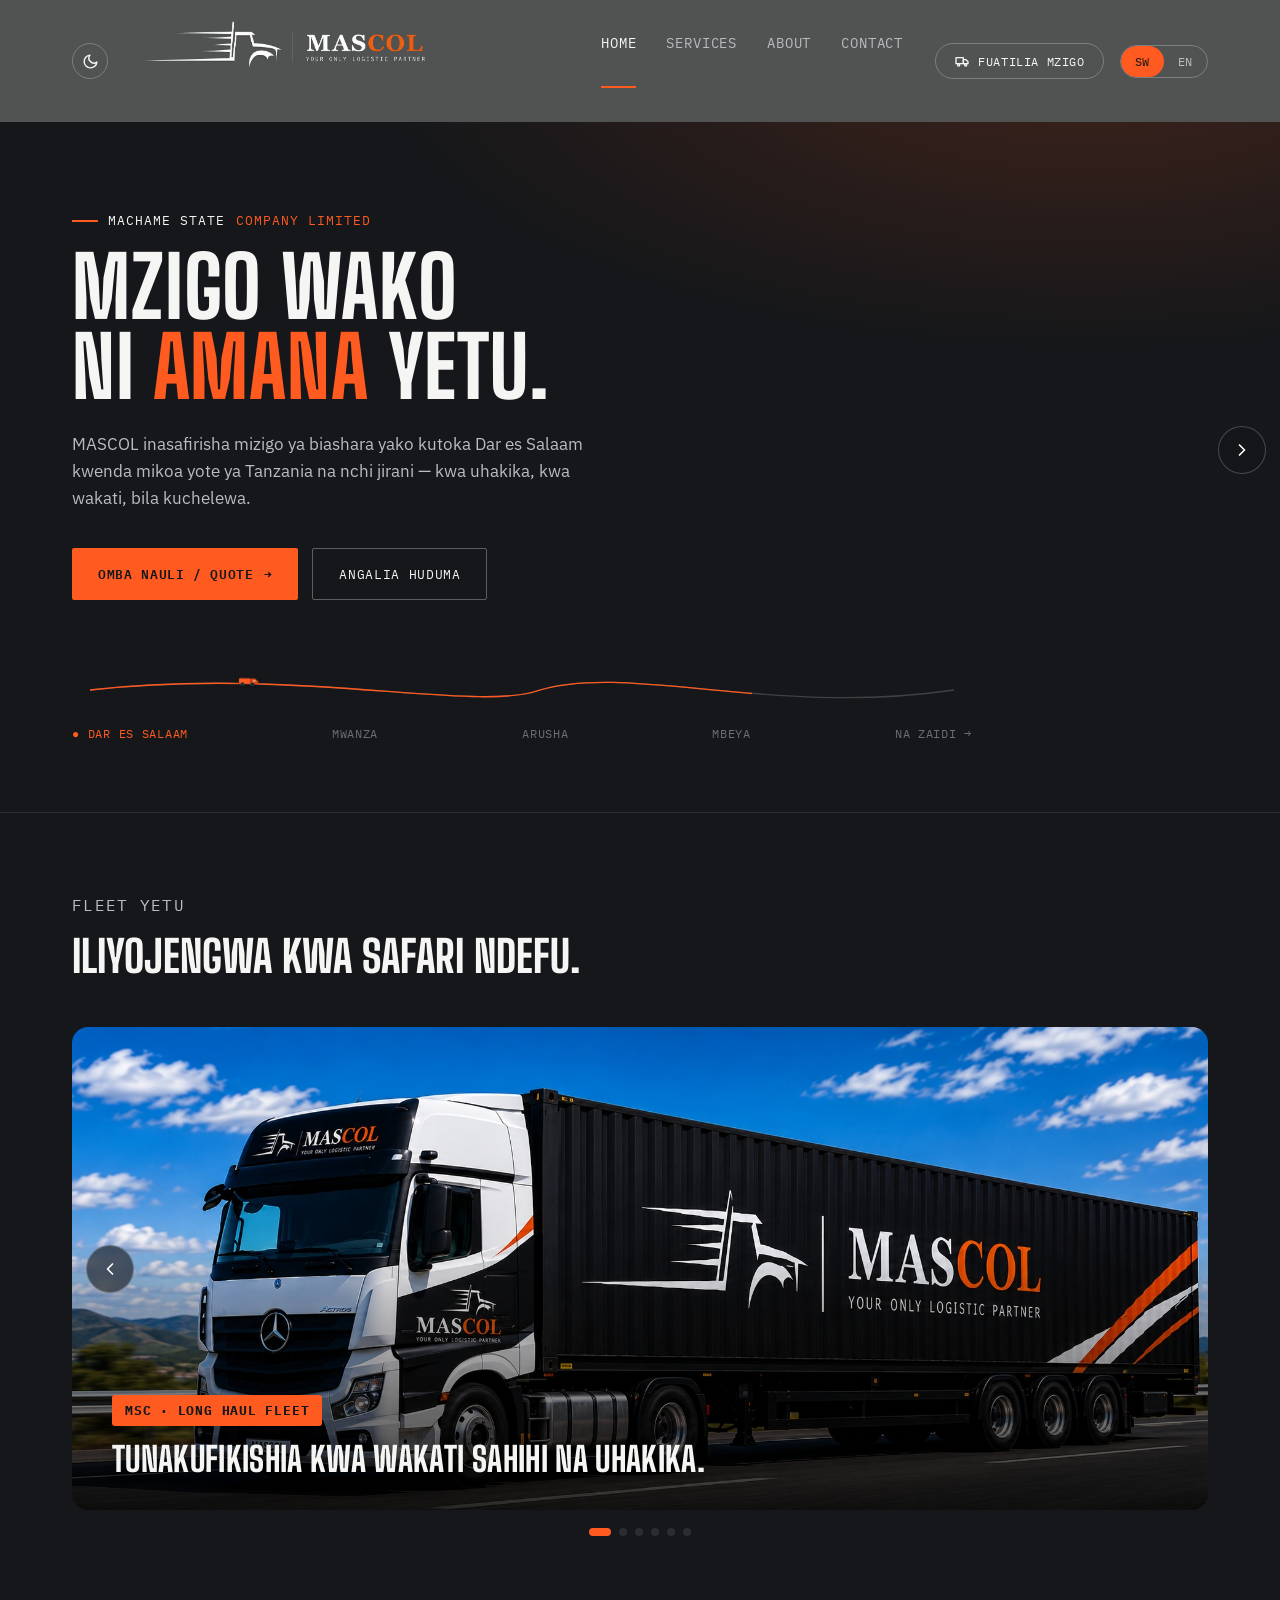
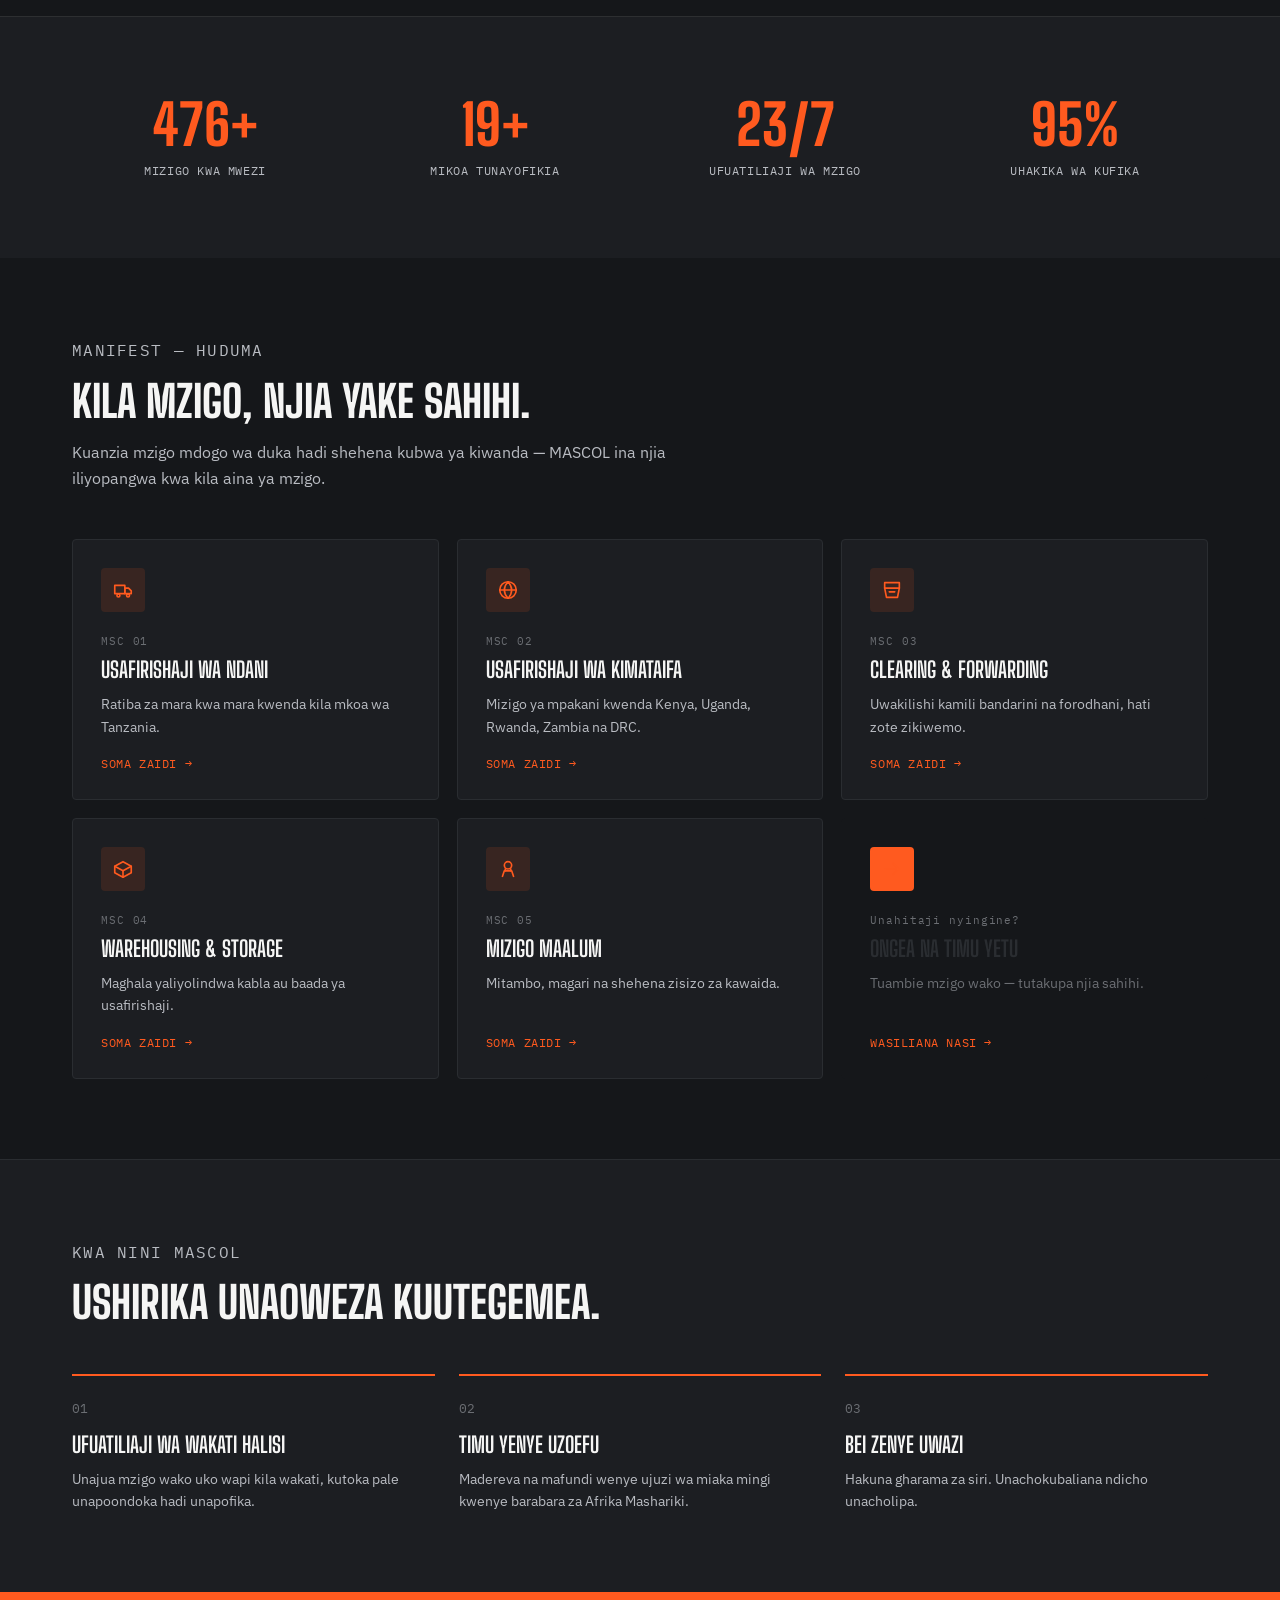
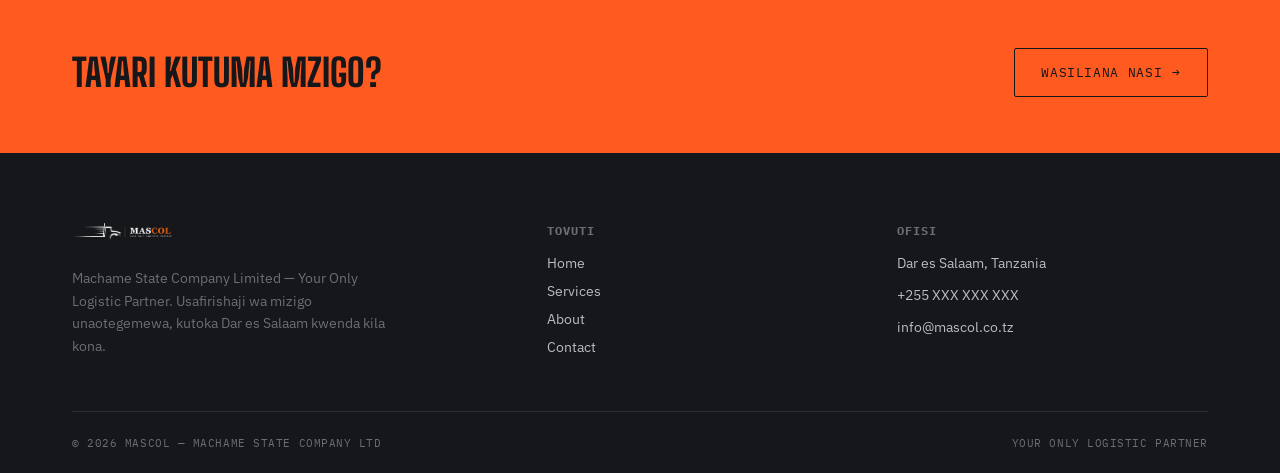
<file: index.html>
<!DOCTYPE html>
<html lang="sw">
<head>
<meta charset="UTF-8">
<meta name="viewport" content="width=device-width, initial-scale=1.0">
<title>MASCOL — Machame State Company Limited | Mzigo Wako, Amana Yetu</title>
<meta name="description" content="MASCOL (Machame State Company Limited) — kampuni ya usafirishaji wa mizigo Dar es Salaam. Your Only Logistic Partner.">
<link rel="preconnect" href="https://fonts.googleapis.com">
<link href="https://fonts.googleapis.com/css2?family=Big+Shoulders+Display:wght@700;800;900&family=IBM+Plex+Sans:wght@400;500;600;700&family=IBM+Plex+Mono:wght@400;500&display=swap" rel="stylesheet">
<link rel="stylesheet" href="css/style.css">
</head>
<body>

<header class="site-header">
  <div class="wrap">
        <button class="theme-toggle" id="themeToggle" aria-label="Badilisha mwonekano (dark/light)">
        <svg class="icon-moon" viewBox="0 0 24 24" fill="none" stroke-width="2" stroke-linecap="round" stroke-linejoin="round"><path d="M21 12.8A9 9 0 1 1 11.2 3 7 7 0 0 0 21 12.8z"/></svg>
        <svg class="icon-sun" viewBox="0 0 24 24" fill="none" stroke-width="2" stroke-linecap="round" stroke-linejoin="round"><circle cx="12" cy="12" r="4"/><path d="M12 2v2M12 20v2M4.9 4.9l1.4 1.4M17.7 17.7l1.4 1.4M2 12h2M20 12h2M4.9 19.1l1.4-1.4M17.7 6.3l1.4-1.4"/></svg>
      </button>

    <a href="index.html" class="brand">
      <img src="assets/logo-full-lockup.png" alt="MASCOL - Your Only Logistic Partner" class="brand-logo logo-dark">
      <img src="assets/logo-full-lockup-dark.png" alt="MASCOL - Your Only Logistic Partner" class="brand-logo logo-light">
    </a>
    <nav class="main-nav" id="mainNav">
      <a href="index.html" class="active" data-i18n-en="Home">Home</a>
      <a href="services.html" data-i18n-en="Services">Services</a>
      <a href="about.html" data-i18n-en="About">About</a>
      <a href="contact.html" data-i18n-en="Contact">Contact</a>
    </nav>
    <div class="header-right">
      <a href="contact.html" class="track-btn">
        <svg viewBox="0 0 24 24" fill="none" stroke-width="2" stroke-linecap="round" stroke-linejoin="round"><path d="M3 7h11v9H3z"/><path d="M14 10h4l3 3v3h-7z"/><circle cx="7" cy="18" r="1.6"/><circle cx="17.5" cy="18" r="1.6"/></svg>
        <span class="label" data-i18n-en="Track Shipment">Fuatilia Mzigo</span>
      </a>
      <div class="lang-switch">
        <button class="lang-btn" data-lang="sw">SW</button>
        <button class="lang-btn" data-lang="en">EN</button>
      </div>
      <button class="nav-toggle" id="navToggle" aria-label="Fungua menu">
        <span></span><span></span><span></span>
      </button>
    </div>
  </div>
</header>

<section class="hero">
  <div class="wrap">
    <p class="eyebrow" data-i18nhtml-en="<span class='eyebrow-white'>Machame State</span> Company Limited"><span class="eyebrow-white">Machame State</span> Company Limited</p>
    <h1 data-i18nhtml-en="Your cargo,<br>our <span class='accent'>commitment</span>.">Mzigo wako<br>ni <span class="accent">amana</span> yetu.</h1>
    <p class="lede" data-i18n-en="MASCOL moves your business cargo from Dar es Salaam to every region and neighbouring country — reliably, on time, every time.">MASCOL inasafirisha mizigo ya biashara yako kutoka Dar es Salaam kwenda mikoa yote ya Tanzania na nchi jirani — kwa uhakika, kwa wakati, bila kuchelewa.</p>
    <div class="btn-row">
      <a href="contact.html" class="btn btn-primary"><span data-i18n-en="Get a Quote">Omba Nauli / Quote</span> →</a>
      <a href="services.html" class="btn btn-outline" data-i18n-en="View Services">Angalia Huduma</a>
    </div>

    <div class="route-map">
      <div class="route-track">
        <svg class="route-line-svg" viewBox="0 0 1000 90" preserveAspectRatio="none">
          <defs>
            <filter id="dustBlur" x="-60%" y="-60%" width="220%" height="220%">
              <feGaussianBlur stdDeviation="0.6"/>
            </filter>
          </defs>
          <path id="routeCurve" class="route-path" d="M20,45 C 250,10 450,80 520,45 C 620,5 780,85 980,45" />
          <path class="route-progress" d="M20,45 C 250,10 450,80 520,45 C 620,5 780,85 980,45" pathLength="900"/>

          <g class="route-dust" filter="url(#dustBlur)">

            <g class="dust-puff" opacity="0">
              <circle cx="-0.9" cy="0.2" r="0.75" fill="#c9b98e"/>
              <circle cx="0.3" cy="-0.6" r="0.55" fill="#d8c9a3"/>
              <circle cx="0.9" cy="0.5" r="0.5" fill="#bfae82"/>
              <circle cx="-0.2" cy="0.8" r="0.45" fill="#cbb98f"/>
              <circle cx="1.4" cy="-0.1" r="0.35" fill="#d8c9a3"/>
              <animateMotion dur="7s" begin="0.55s" repeatCount="indefinite" rotate="auto" keyPoints="0;1" keyTimes="0;1" calcMode="linear">
                <mpath href="#routeCurve" xlink:href="#routeCurve"></mpath>
              </animateMotion>
              <animate attributeName="opacity" values="0;0.5;0" keyTimes="0;0.2;1" dur="0.6s" begin="0s" repeatCount="indefinite"/>
              <animateTransform attributeName="transform" type="scale" values="0.5;1.15" dur="0.6s" begin="0s" repeatCount="indefinite"/>
            </g>

            <g class="dust-puff" opacity="0">
              <circle cx="-0.7" cy="-0.3" r="0.6" fill="#cbb98f"/>
              <circle cx="0.4" cy="0.5" r="0.5" fill="#d8c9a3"/>
              <circle cx="1" cy="-0.4" r="0.4" fill="#bfae82"/>
              <circle cx="-0.1" cy="0.1" r="0.35" fill="#c4b384"/>
              <animateMotion dur="7s" begin="0.7s" repeatCount="indefinite" rotate="auto" keyPoints="0;1" keyTimes="0;1" calcMode="linear">
                <mpath href="#routeCurve" xlink:href="#routeCurve"></mpath>
              </animateMotion>
              <animate attributeName="opacity" values="0;0.42;0" keyTimes="0;0.2;1" dur="0.65s" begin="0.06s" repeatCount="indefinite"/>
              <animateTransform attributeName="transform" type="scale" values="0.45;1.05" dur="0.65s" begin="0.06s" repeatCount="indefinite"/>
            </g>

            <g class="dust-puff" opacity="0">
              <circle cx="-0.6" cy="0.4" r="0.5" fill="#d8c9a3"/>
              <circle cx="0.5" cy="-0.3" r="0.42" fill="#c9b98e"/>
              <circle cx="0.1" cy="0.7" r="0.3" fill="#bfae82"/>
              <animateMotion dur="7s" begin="0.85s" repeatCount="indefinite" rotate="auto" keyPoints="0;1" keyTimes="0;1" calcMode="linear">
                <mpath href="#routeCurve" xlink:href="#routeCurve"></mpath>
              </animateMotion>
              <animate attributeName="opacity" values="0;0.36;0" keyTimes="0;0.2;1" dur="0.6s" begin="0.12s" repeatCount="indefinite"/>
              <animateTransform attributeName="transform" type="scale" values="0.4;0.95" dur="0.6s" begin="0.12s" repeatCount="indefinite"/>
            </g>

            <g class="dust-puff" opacity="0">
              <circle cx="-0.4" cy="-0.2" r="0.4" fill="#cbb98f"/>
              <circle cx="0.5" cy="0.3" r="0.32" fill="#d8c9a3"/>
              <circle cx="0" cy="0.5" r="0.25" fill="#c4b384"/>
              <animateMotion dur="7s" begin="1s" repeatCount="indefinite" rotate="auto" keyPoints="0;1" keyTimes="0;1" calcMode="linear">
                <mpath href="#routeCurve" xlink:href="#routeCurve"></mpath>
              </animateMotion>
              <animate attributeName="opacity" values="0;0.3;0" keyTimes="0;0.2;1" dur="0.55s" begin="0.18s" repeatCount="indefinite"/>
              <animateTransform attributeName="transform" type="scale" values="0.35;0.85" dur="0.55s" begin="0.18s" repeatCount="indefinite"/>
            </g>

            <g class="dust-puff" opacity="0">
              <circle cx="-0.3" cy="0.3" r="0.32" fill="#d8c9a3"/>
              <circle cx="0.35" cy="-0.2" r="0.26" fill="#bfae82"/>
              <animateMotion dur="7s" begin="1.15s" repeatCount="indefinite" rotate="auto" keyPoints="0;1" keyTimes="0;1" calcMode="linear">
                <mpath href="#routeCurve" xlink:href="#routeCurve"></mpath>
              </animateMotion>
              <animate attributeName="opacity" values="0;0.22;0" keyTimes="0;0.2;1" dur="0.5s" begin="0.24s" repeatCount="indefinite"/>
              <animateTransform attributeName="transform" type="scale" values="0.3;0.7" dur="0.5s" begin="0.24s" repeatCount="indefinite"/>
            </g>

          </g>

          <g class="route-truck">
            <rect x="-9" y="-8" width="13" height="8" rx="1.4"></rect>
            <path d="M4,-8 h4.5 l4,4.3 v3.7 h-8.5 z"></path>
            <rect x="6.4" y="-5.6" width="3.2" height="2.6" rx="0.4" class="window"></rect>
            <circle cx="-5" cy="0.6" r="2.1"></circle>
            <circle cx="6" cy="0.6" r="2.1"></circle>
            <animateMotion dur="7s" begin="0.4s" repeatCount="indefinite" rotate="auto" keyPoints="0;1" keyTimes="0;1" calcMode="linear">
              <mpath href="#routeCurve" xlink:href="#routeCurve"></mpath>
            </animateMotion>
          </g>
        </svg>
      </div>
      <div class="route-labels">
        <span class="origin">● DAR ES SALAAM</span>
        <span>MWANZA</span>
        <span>ARUSHA</span>
        <span>MBEYA</span>
        <span data-i18n-en="AND MORE →">NA ZAIDI →</span>
      </div>
    </div>
  </div>
</section>

<div class="tear-line on-dark"></div>

<section>
  <div class="wrap">
    <div class="section-head reveal">
      <p class="eyebrow" data-i18n-en="Our Fleet">Fleet Yetu</p>
      <h2 data-i18n-en="Built for the road ahead.">Iliyojengwa kwa safari ndefu.</h2>
    </div>
    <div class="fleet-scroll-wrap reveal">
      <button class="fleet-arrow prev" id="fleetPrev" aria-label="Iliyotangulia">
        <svg viewBox="0 0 24 24" fill="none" stroke="currentColor" stroke-width="2" stroke-linecap="round" stroke-linejoin="round"><polyline points="15 18 9 12 15 6"></polyline></svg>
      </button>
      <div class="fleet-viewport" id="fleetViewport">
        <div class="fleet-track" id="fleetTrack">
          <div class="fleet-item">
            <img src="assets/fleet/fleet-semi-truck.jpg" alt="MASCOL branded long-haul semi truck">
            <div class="fleet-caption">
              <span class="tag">MSC · Long Haul Fleet</span>
              <p data-i18n-en="We deliver your cargo, right on time, every time.">Tunakufikishia kwa wakati sahihi na uhakika.</p>
            </div>
          </div>
          <div class="fleet-item">
            <img src="assets/fleet/fleet-box-truck.jpg" alt="MASCOL branded box truck">
            <div class="fleet-caption">
              <span class="tag">MSC · Distribution</span>
              <p data-i18n-en="Your cargo, distributed efficiently — wherever you are.">Mzigo wako unasambazwa kwa ufanisi, popote ulipo.</p>
            </div>
          </div>
          <div class="fleet-item">
            <img src="assets/fleet/fleet-sprinter-van.jpg" alt="MASCOL branded sprinter van">
            <div class="fleet-caption">
              <span class="tag">MSC · City Delivery</span>
              <p data-i18n-en="Fast around the city — your cargo arrives in no time.">Haraka mjini — mzigo wako unafika kwa muda mfupi.</p>
            </div>
          </div>
          <div class="fleet-item">
            <img src="assets/fleet/fleet-pickup-hilux.jpg" alt="MASCOL branded pickup truck">
            <div class="fleet-caption">
              <span class="tag">MSC · Local Delivery</span>
              <p data-i18n-en="Small loads, big service — always close to you.">Mzigo mdogo, huduma kubwa — daima karibu nawe.</p>
            </div>
          </div>
          <div class="fleet-item">
            <img src="assets/fleet/fleet-minibus.jpg" alt="MASCOL branded minibus">
            <div class="fleet-caption">
              <span class="tag">MSC · Light Fleet</span>
              <p data-i18n-en="A light fleet, moving fast, with guaranteed results.">Fleet nyepesi, mwendo wa haraka, matokeo ya uhakika.</p>
            </div>
          </div>
          <div class="fleet-item">
            <img src="assets/fleet/team-uniform.jpg" alt="MASCOL team member">
            <div class="fleet-caption">
              <span class="tag">MSC · Our Team</span>
              <p data-i18n-en="A team that treats your cargo like their own.">Timu inayothamini mzigo wako kama mali yao wenyewe.</p>
            </div>
          </div>
        </div>
      </div>
        </div>
      </div>
      <button class="fleet-arrow next" id="fleetNext" aria-label="Inayofuata">
        <svg viewBox="0 0 24 24" fill="none" stroke="currentColor" stroke-width="2" stroke-linecap="round" stroke-linejoin="round"><polyline points="9 18 15 12 9 6"></polyline></svg>
      </button>
    </div>
    <div class="fleet-dots" id="fleetDots"></div>
  </div>
</section>

<div class="tear-line on-dark"></div>

<section class="section-on-ink">
  <div class="wrap">
    <div class="stats">
      <div class="stat reveal"><div class="num">500+</div><div class="label" data-i18n-en="Shipments Per Month">Mizigo Kwa Mwezi</div></div>
      <div class="stat reveal"><div class="num">20+</div><div class="label" data-i18n-en="Regions Covered">Mikoa Tunayofikia</div></div>
      <div class="stat reveal"><div class="num">24/7</div><div class="label" data-i18n-en="Cargo Tracking">Ufuatiliaji wa Mzigo</div></div>
      <div class="stat reveal"><div class="num">100%</div><div class="label" data-i18n-en="Delivery Reliability">Uhakika wa Kufika</div></div>
    </div>
  </div>
</section>

<section>
  <div class="wrap">
    <div class="section-head reveal">
      <p class="eyebrow" data-i18n-en="Manifest — Services">Manifest — Huduma</p>
      <h2 data-i18n-en="Every shipment, the right route.">Kila mzigo, njia yake sahihi.</h2>
      <p data-i18n-en="From a single shop delivery to a full factory shipment — MASCOL has a route planned for every kind of cargo.">Kuanzia mzigo mdogo wa duka hadi shehena kubwa ya kiwanda — MASCOL ina njia iliyopangwa kwa kila aina ya mzigo.</p>
    </div>

    <div class="icon-card-grid">
      <a href="services.html" class="icon-card reveal">
        <div class="icon-wrap"><svg viewBox="0 0 24 24" fill="none" stroke-width="1.8" stroke-linecap="round" stroke-linejoin="round"><path d="M3 7h11v9H3z"/><path d="M14 10h4l3 3v3h-7z"/><circle cx="7" cy="18" r="1.6"/><circle cx="17.5" cy="18" r="1.6"/></svg></div>
        <span class="code">MSC 01</span>
        <h3 data-i18n-en="Domestic Freight">Usafirishaji wa Ndani</h3>
        <p data-i18n-en="Regular schedules to every region of Tanzania.">Ratiba za mara kwa mara kwenda kila mkoa wa Tanzania.</p>
        <span class="go" data-i18n-en="Learn more →">Soma Zaidi →</span>
      </a>
      <a href="services.html" class="icon-card reveal">
        <div class="icon-wrap"><svg viewBox="0 0 24 24" fill="none" stroke-width="1.8" stroke-linecap="round" stroke-linejoin="round"><circle cx="12" cy="12" r="9"/><path d="M3 12h18M12 3c2.5 2.6 4 6 4 9s-1.5 6.4-4 9c-2.5-2.6-4-6-4-9s1.5-6.4 4-9z"/></svg></div>
        <span class="code">MSC 02</span>
        <h3 data-i18n-en="International Freight">Usafirishaji wa Kimataifa</h3>
        <p data-i18n-en="Cross-border cargo to Kenya, Uganda, Rwanda, Zambia & DRC.">Mizigo ya mpakani kwenda Kenya, Uganda, Rwanda, Zambia na DRC.</p>
        <span class="go" data-i18n-en="Learn more →">Soma Zaidi →</span>
      </a>
      <a href="services.html" class="icon-card reveal">
        <div class="icon-wrap"><svg viewBox="0 0 24 24" fill="none" stroke-width="1.8" stroke-linecap="round" stroke-linejoin="round"><path d="M4 4h16v6H4z"/><path d="M4 10l2 10h12l2-10"/><path d="M9 14h6"/></svg></div>
        <span class="code">MSC 03</span>
        <h3>Clearing & Forwarding</h3>
        <p data-i18n-en="Full port & customs representation, documents included.">Uwakilishi kamili bandarini na forodhani, hati zote zikiwemo.</p>
        <span class="go" data-i18n-en="Learn more →">Soma Zaidi →</span>
      </a>
      <a href="services.html" class="icon-card reveal">
        <div class="icon-wrap"><svg viewBox="0 0 24 24" fill="none" stroke-width="1.8" stroke-linecap="round" stroke-linejoin="round"><path d="M3 9l9-5 9 5-9 5-9-5z"/><path d="M3 9v7l9 5 9-5V9"/><path d="M12 14v7"/></svg></div>
        <span class="code">MSC 04</span>
        <h3>Warehousing & Storage</h3>
        <p data-i18n-en="Protected warehouses before or after transport.">Maghala yaliyolindwa kabla au baada ya usafirishaji.</p>
        <span class="go" data-i18n-en="Learn more →">Soma Zaidi →</span>
      </a>
      <a href="services.html" class="icon-card reveal">
        <div class="icon-wrap"><svg viewBox="0 0 24 24" fill="none" stroke-width="1.8" stroke-linecap="round" stroke-linejoin="round"><circle cx="12" cy="8" r="4"/><path d="M6 20l2-6h8l2 6"/><path d="M9 14v-2M15 14v-2"/></svg></div>
        <span class="code">MSC 05</span>
        <h3 data-i18n-en="Special / Heavy Cargo">Mizigo Maalum</h3>
        <p data-i18n-en="Machinery, vehicles & out-of-gauge shipments.">Mitambo, magari na shehena zisizo za kawaida.</p>
        <span class="go" data-i18n-en="Learn more →">Soma Zaidi →</span>
      </a>
      <a href="contact.html" class="icon-card reveal" style="background: var(--ink); border-color: var(--ink);">
        <div class="icon-wrap" style="background: var(--orange);"><svg viewBox="0 0 24 24" fill="none" stroke="#15171a" stroke-width="1.8" stroke-linecap="round" stroke-linejoin="round"><path d="M5 12h14M13 6l6 6-6 6"/></svg></div>
        <span class="code" style="color: var(--steel-dark);" data-i18n-en="Need something else?">Unahitaji nyingine?</span>
        <h3 style="color: var(--line);" data-i18n-en="Talk to our team">Ongea na timu yetu</h3>
        <p style="color: var(--steel-dark);" data-i18n-en="Tell us your cargo — we'll find the right route.">Tuambie mzigo wako — tutakupa njia sahihi.</p>
        <span class="go" data-i18n-en="Contact us →">Wasiliana Nasi →</span>
      </a>
    </div>
  </div>
</section>

<div class="tear-line"></div>

<section class="section-on-ink">
  <div class="wrap">
    <div class="section-head reveal">
      <p class="eyebrow" data-i18n-en="Why MASCOL">Kwa Nini MASCOL</p>
      <h2 data-i18n-en="A partnership you can rely on.">Ushirika unaoweza kuutegemea.</h2>
    </div>
    <div class="card-grid">
      <div class="card reveal">
        <div class="card-num">01</div>
        <h3 data-i18n-en="Real-Time Tracking">Ufuatiliaji wa Wakati Halisi</h3>
        <p data-i18n-en="You know where your cargo is at all times, from pickup to delivery.">Unajua mzigo wako uko wapi kila wakati, kutoka pale unapoondoka hadi unapofika.</p>
      </div>
      <div class="card reveal">
        <div class="card-num">02</div>
        <h3 data-i18n-en="Experienced Team">Timu Yenye Uzoefu</h3>
        <p data-i18n-en="Drivers and technicians with years of experience on East Africa's roads.">Madereva na mafundi wenye ujuzi wa miaka mingi kwenye barabara za Afrika Mashariki.</p>
      </div>
      <div class="card reveal">
        <div class="card-num">03</div>
        <h3 data-i18n-en="Transparent Pricing">Bei Zenye Uwazi</h3>
        <p data-i18n-en="No hidden costs. What you agree to is what you pay.">Hakuna gharama za siri. Unachokubaliana ndicho unacholipa.</p>
      </div>
    </div>
  </div>
</section>

<section class="cta-band">
  <div class="wrap">
    <h2 data-i18n-en="Ready to ship?">Tayari kutuma mzigo?</h2>
    <a href="contact.html" class="btn btn-outline"><span data-i18n-en="Contact Us">Wasiliana Nasi</span> →</a>
  </div>
</section>

<footer class="site-footer">
  <div class="wrap">
    <div class="footer-grid">
      <div class="footer-brand">
        <img src="assets/logo-full-lockup.png" alt="MASCOL - Your Only Logistic Partner" class="brand-logo logo-dark"><img src="assets/logo-full-lockup-dark.png" alt="MASCOL - Your Only Logistic Partner" class="brand-logo logo-light">
        <p data-i18n-en="Machame State Company Limited — Your Only Logistic Partner. Reliable cargo transport, from Dar es Salaam to every corner.">Machame State Company Limited — Your Only Logistic Partner. Usafirishaji wa mizigo unaotegemewa, kutoka Dar es Salaam kwenda kila kona.</p>
      </div>
      <div class="footer-col">
        <h4 data-i18n-en="Site">Tovuti</h4>
        <a href="index.html" data-i18n-en="Home">Home</a>
        <a href="services.html" data-i18n-en="Services">Services</a>
        <a href="about.html" data-i18n-en="About">About</a>
        <a href="contact.html" data-i18n-en="Contact">Contact</a>
      </div>
      <div class="footer-col">
        <h4 data-i18n-en="Office">Ofisi</h4>
        <p>Dar es Salaam, Tanzania</p>
        <p>+255 XXX XXX XXX</p>
        <p>info@mascol.co.tz</p>
      </div>
    </div>
    <div class="tear-line on-dark"></div>
    <div class="footer-bottom">
      <span>© <span id="year"></span> MASCOL — MACHAME STATE COMPANY LTD</span>
      <span>YOUR ONLY LOGISTIC PARTNER</span>
    </div>
  </div>
</footer>

<script src="js/script.js"></script>
</body>
</html>
</file>
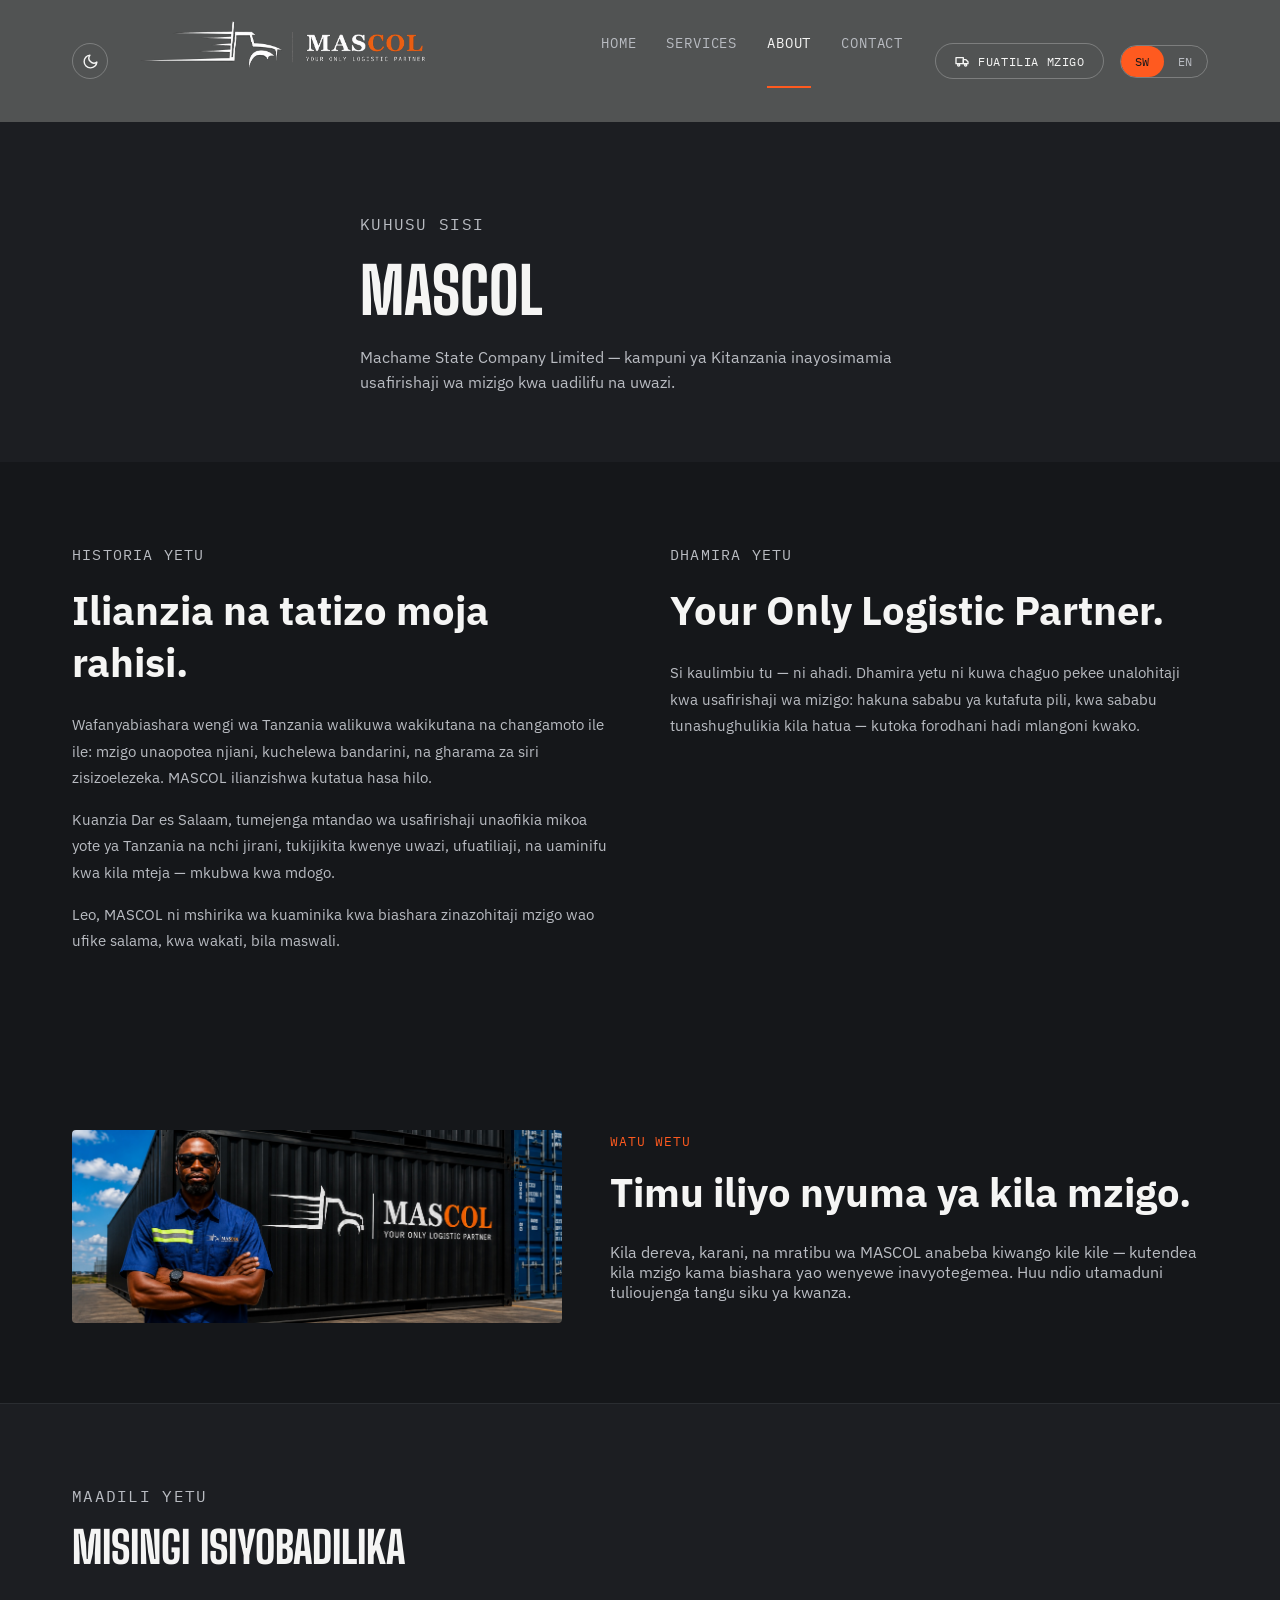
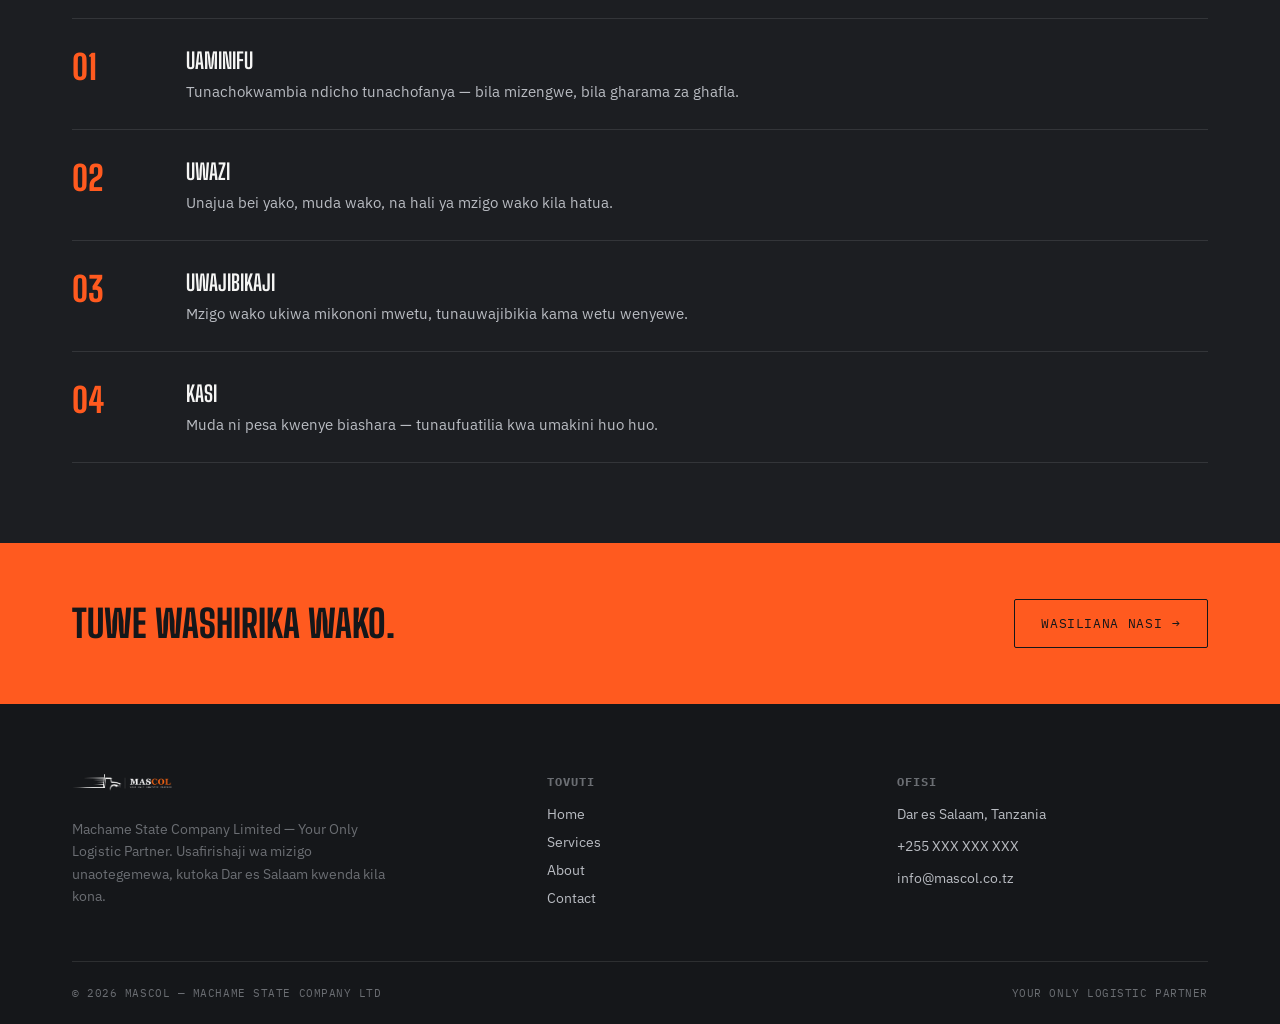
<file: about.html>
<!DOCTYPE html>
<html lang="sw">
<head>
<meta charset="UTF-8">
<meta name="viewport" content="width=device-width, initial-scale=1.0">
<title>About — MASCOL</title>
<meta name="description" content="MASCOL — Machame State Company Limited. Historia, dhamira na maadili yetu.">
<link rel="preconnect" href="https://fonts.googleapis.com">
<link href="https://fonts.googleapis.com/css2?family=Big+Shoulders+Display:wght@700;800;900&family=IBM+Plex+Sans:wght@400;500;600;700&family=IBM+Plex+Mono:wght@400;500&display=swap" rel="stylesheet">
<link rel="stylesheet" href="css/style.css">
</head>
<body>

<header class="site-header">
  <div class="wrap">
        <button class="theme-toggle" id="themeToggle" aria-label="Badilisha mwonekano (dark/light)">
        <svg class="icon-moon" viewBox="0 0 24 24" fill="none" stroke-width="2" stroke-linecap="round" stroke-linejoin="round"><path d="M21 12.8A9 9 0 1 1 11.2 3 7 7 0 0 0 21 12.8z"/></svg>
        <svg class="icon-sun" viewBox="0 0 24 24" fill="none" stroke-width="2" stroke-linecap="round" stroke-linejoin="round"><circle cx="12" cy="12" r="4"/><path d="M12 2v2M12 20v2M4.9 4.9l1.4 1.4M17.7 17.7l1.4 1.4M2 12h2M20 12h2M4.9 19.1l1.4-1.4M17.7 6.3l1.4-1.4"/></svg>
      </button>

    <a href="index.html" class="brand">
      <img src="assets/logo-full-lockup.png" alt="MASCOL - Your Only Logistic Partner" class="brand-logo logo-dark">
      <img src="assets/logo-full-lockup-dark.png" alt="MASCOL - Your Only Logistic Partner" class="brand-logo logo-light">
    </a>
    <nav class="main-nav" id="mainNav">
      <a href="index.html" data-i18n-en="Home">Home</a>
      <a href="services.html" data-i18n-en="Services">Services</a>
      <a href="about.html" class="active" data-i18n-en="About">About</a>
      <a href="contact.html" data-i18n-en="Contact">Contact</a>
    </nav>
    <div class="header-right">
      <a href="contact.html" class="track-btn">
        <svg viewBox="0 0 24 24" fill="none" stroke-width="2" stroke-linecap="round" stroke-linejoin="round"><path d="M3 7h11v9H3z"/><path d="M14 10h4l3 3v3h-7z"/><circle cx="7" cy="18" r="1.6"/><circle cx="17.5" cy="18" r="1.6"/></svg>
        <span class="label" data-i18n-en="Track Shipment">Fuatilia Mzigo</span>
      </a>
      <div class="lang-switch">
        <button class="lang-btn" data-lang="sw">SW</button>
        <button class="lang-btn" data-lang="en">EN</button>
      </div>
      <button class="nav-toggle" id="navToggle" aria-label="Fungua menu">
        <span></span><span></span><span></span>
      </button>
    </div>
  </div>
</header>

<section class="page-header with-image">
  <img src="assets/fleet/highway-truck.jpg" alt="MASCOL truck on the highway">
  <div class="wrap">
    <p class="eyebrow" data-i18n-en="About Us">Kuhusu Sisi</p>
    <h1>MASCOL</h1>
    <p data-i18n-en="Machame State Company Limited — a Tanzanian company managing cargo transport with integrity and transparency.">Machame State Company Limited — kampuni ya Kitanzania inayosimamia usafirishaji wa mizigo kwa uadilifu na uwazi.</p>
  </div>
</section>

<section>
  <div class="wrap">
    <div class="about-grid">
      <div class="reveal">
        <p class="eyebrow" data-i18n-en="Our Story">Historia Yetu</p>
        <h2 style="margin: 16px 0 24px; font-size: clamp(28px,4vw,40px);" data-i18n-en="It started with one simple problem.">Ilianzia na tatizo moja rahisi.</h2>
        <p data-i18n-en="Many Tanzanian business owners faced the same challenges: cargo lost in transit, delays at the port, and hidden costs with no explanation. MASCOL was founded to solve exactly that.">Wafanyabiashara wengi wa Tanzania walikuwa wakikutana na changamoto ile ile: mzigo unaopotea njiani, kuchelewa bandarini, na gharama za siri zisizoelezeka. MASCOL ilianzishwa kutatua hasa hilo.</p>
        <p data-i18n-en="Starting in Dar es Salaam, we've built a transport network reaching every region of Tanzania and neighbouring countries, grounded in transparency, tracking, and reliability for every client — big or small.">Kuanzia Dar es Salaam, tumejenga mtandao wa usafirishaji unaofikia mikoa yote ya Tanzania na nchi jirani, tukijikita kwenye uwazi, ufuatiliaji, na uaminifu kwa kila mteja — mkubwa kwa mdogo.</p>
        <p data-i18n-en="Today, MASCOL is a trusted partner for businesses that need their cargo to arrive safely, on time, no questions asked.">Leo, MASCOL ni mshirika wa kuaminika kwa biashara zinazohitaji mzigo wao ufike salama, kwa wakati, bila maswali.</p>
      </div>
      <div class="reveal">
        <p class="eyebrow" data-i18n-en="Our Mission">Dhamira Yetu</p>
        <h2 style="margin: 16px 0 24px; font-size: clamp(28px,4vw,40px);">Your Only Logistic Partner.</h2>
        <p data-i18n-en="It's not just a tagline — it's a promise. Our mission is to be the only choice you need for cargo transport: no reason to look elsewhere, because we handle every step — from the port to your door.">Si kaulimbiu tu — ni ahadi. Dhamira yetu ni kuwa chaguo pekee unalohitaji kwa usafirishaji wa mizigo: hakuna sababu ya kutafuta pili, kwa sababu tunashughulikia kila hatua — kutoka forodhani hadi mlangoni kwako.</p>
    </div>
  </div>
</section>

<section>
  <div class="wrap">
    <div class="about-photo-split reveal">
      <img src="assets/fleet/team-uniform.jpg" alt="MASCOL team member in front of a container">
      <div>
        <p class="eyebrow" data-i18n-en="Our People">Watu Wetu</p>
        <h2 style="margin: 16px 0 24px; font-size: clamp(28px,4vw,40px);" data-i18n-en="The team behind every shipment.">Timu iliyo nyuma ya kila mzigo.</h2>
        <p style="color: var(--steel); font-size: 16px; margin-bottom: 18px;" data-i18n-en="Every MASCOL driver, clerk, and coordinator carries the same standard — treat every shipment as if it were their own business depending on it. That's the culture we've built from day one.">Kila dereva, karani, na mratibu wa MASCOL anabeba kiwango kile kile — kutendea kila mzigo kama biashara yao wenyewe inavyotegemea. Huu ndio utamaduni tulioujenga tangu siku ya kwanza.</p>
      </div>
    </div>
  </div>
</section>

<div class="tear-line"></div>

<section class="section-on-ink">
  <div class="wrap">
    <div class="section-head reveal">
      <p class="eyebrow" data-i18n-en="Our Values">Maadili Yetu</p>
      <h2 data-i18n-en="Principles That Don't Change">Misingi Isiyobadilika</h2>
    </div>
    <div class="value-list">
      <div class="value-row reveal">
        <div class="idx">01</div>
        <div>
          <h3 data-i18n-en="Integrity">Uaminifu</h3>
          <p data-i18n-en="What we tell you is what we do — no games, no sudden costs.">Tunachokwambia ndicho tunachofanya — bila mizengwe, bila gharama za ghafla.</p>
        </div>
      </div>
      <div class="value-row reveal">
        <div class="idx">02</div>
        <div>
          <h3 data-i18n-en="Transparency">Uwazi</h3>
          <p data-i18n-en="You know your price, your timeline, and your cargo's status at every step.">Unajua bei yako, muda wako, na hali ya mzigo wako kila hatua.</p>
        </div>
      </div>
      <div class="value-row reveal">
        <div class="idx">03</div>
        <div>
          <h3 data-i18n-en="Accountability">Uwajibikaji</h3>
          <p data-i18n-en="Once your cargo is in our hands, we're accountable for it as if it were our own.">Mzigo wako ukiwa mikononi mwetu, tunauwajibikia kama wetu wenyewe.</p>
        </div>
      </div>
      <div class="value-row reveal">
        <div class="idx">04</div>
        <div>
          <h3 data-i18n-en="Speed">Kasi</h3>
          <p data-i18n-en="Time is money in business — we track it with the same care.">Muda ni pesa kwenye biashara — tunaufuatilia kwa umakini huo huo.</p>
        </div>
      </div>
    </div>
  </div>
</section>

<section class="cta-band">
  <div class="wrap">
    <h2 data-i18n-en="Let's be your partner.">Tuwe washirika wako.</h2>
    <a href="contact.html" class="btn btn-outline"><span data-i18n-en="Contact Us">Wasiliana Nasi</span> →</a>
  </div>
</section>

<footer class="site-footer">
  <div class="wrap">
    <div class="footer-grid">
      <div class="footer-brand">
        <img src="assets/logo-full-lockup.png" alt="MASCOL - Your Only Logistic Partner" class="brand-logo logo-dark"><img src="assets/logo-full-lockup-dark.png" alt="MASCOL - Your Only Logistic Partner" class="brand-logo logo-light">
        <p data-i18n-en="Machame State Company Limited — Your Only Logistic Partner. Reliable cargo transport, from Dar es Salaam to every corner.">Machame State Company Limited — Your Only Logistic Partner. Usafirishaji wa mizigo unaotegemewa, kutoka Dar es Salaam kwenda kila kona.</p>
      </div>
      <div class="footer-col">
        <h4 data-i18n-en="Site">Tovuti</h4>
        <a href="index.html" data-i18n-en="Home">Home</a>
        <a href="services.html" data-i18n-en="Services">Services</a>
        <a href="about.html" data-i18n-en="About">About</a>
        <a href="contact.html" data-i18n-en="Contact">Contact</a>
      </div>
      <div class="footer-col">
        <h4 data-i18n-en="Office">Ofisi</h4>
        <p>Dar es Salaam, Tanzania</p>
        <p>+255 XXX XXX XXX</p>
        <p>info@mascol.co.tz</p>
      </div>
    </div>
    <div class="tear-line on-dark"></div>
    <div class="footer-bottom">
      <span>© <span class="year"></span> MASCOL — MACHAME STATE COMPANY LTD</span>
      <span>YOUR ONLY LOGISTIC PARTNER</span>
    </div>
  </div>
</footer>

<script src="js/script.js"></script>
</body>
</html>
</file>
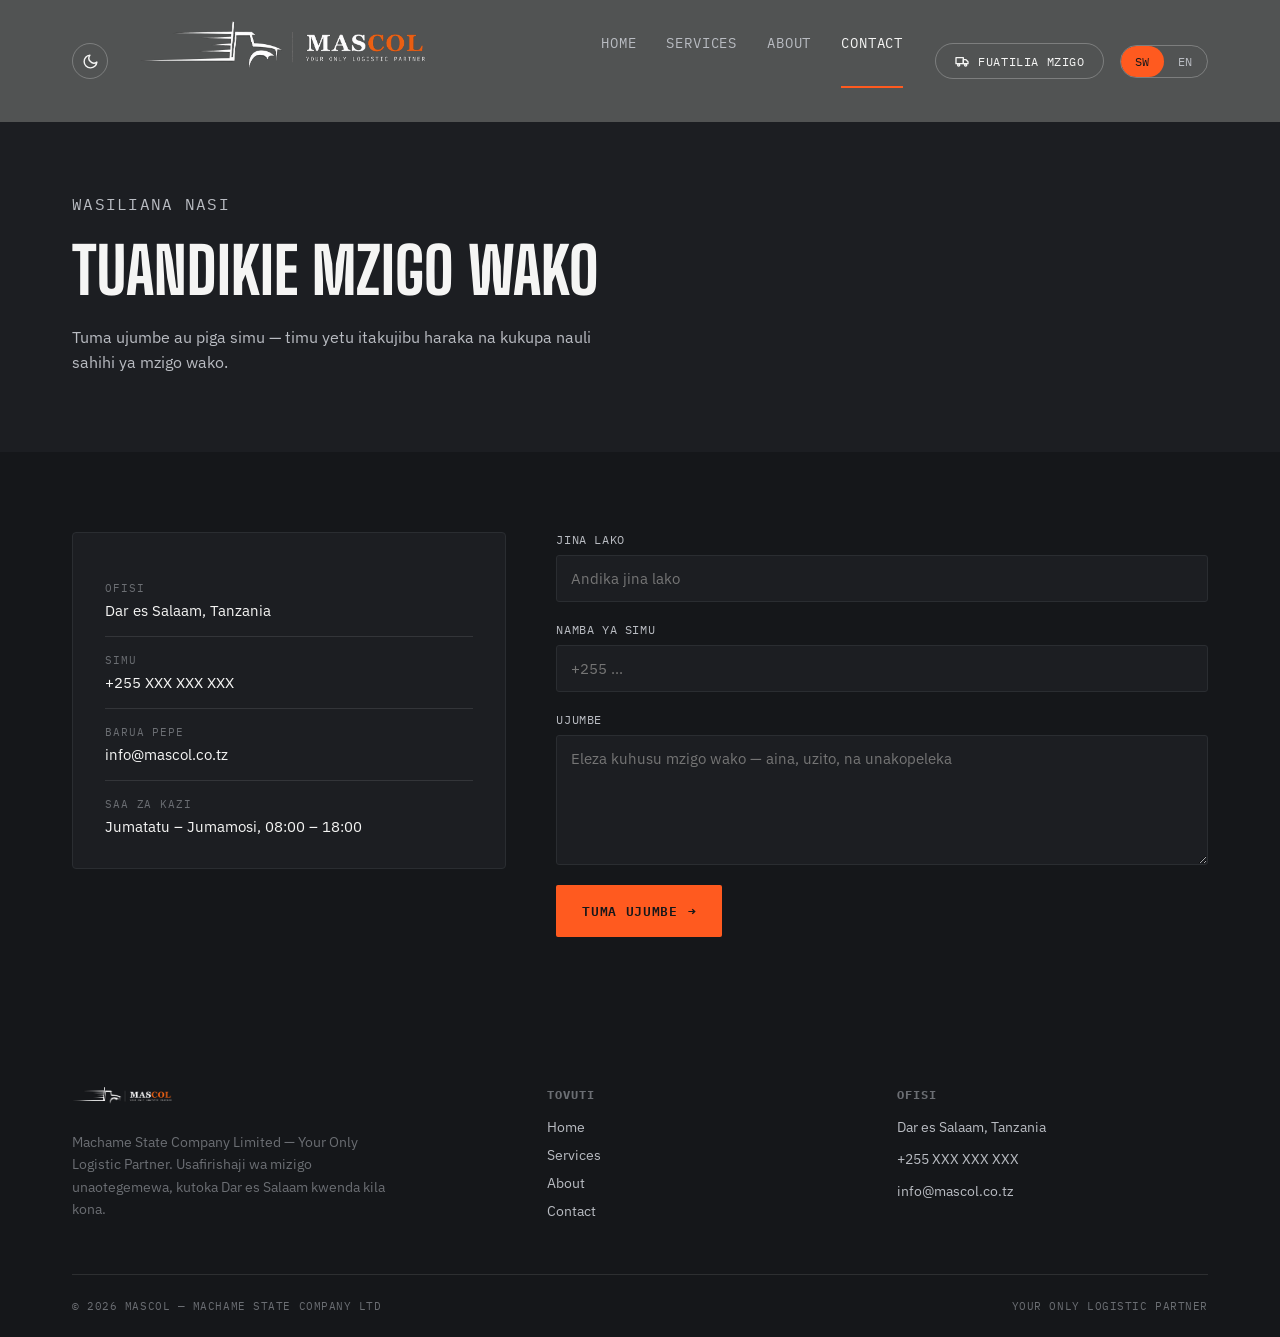
<file: contact.html>
<!DOCTYPE html>
<html lang="sw">
<head>
<meta charset="UTF-8">
<meta name="viewport" content="width=device-width, initial-scale=1.0">
<title>Contact — MASCOL</title>
<meta name="description" content="Wasiliana na MASCOL — Dar es Salaam, Tanzania.">
<link rel="preconnect" href="https://fonts.googleapis.com">
<link href="https://fonts.googleapis.com/css2?family=Big+Shoulders+Display:wght@700;800;900&family=IBM+Plex+Sans:wght@400;500;600;700&family=IBM+Plex+Mono:wght@400;500&display=swap" rel="stylesheet">
<link rel="stylesheet" href="css/style.css">
</head>
<body>

<header class="site-header">
  <div class="wrap">
        <button class="theme-toggle" id="themeToggle" aria-label="Badilisha mwonekano (dark/light)">
        <svg class="icon-moon" viewBox="0 0 24 24" fill="none" stroke-width="2" stroke-linecap="round" stroke-linejoin="round"><path d="M21 12.8A9 9 0 1 1 11.2 3 7 7 0 0 0 21 12.8z"/></svg>
        <svg class="icon-sun" viewBox="0 0 24 24" fill="none" stroke-width="2" stroke-linecap="round" stroke-linejoin="round"><circle cx="12" cy="12" r="4"/><path d="M12 2v2M12 20v2M4.9 4.9l1.4 1.4M17.7 17.7l1.4 1.4M2 12h2M20 12h2M4.9 19.1l1.4-1.4M17.7 6.3l1.4-1.4"/></svg>
      </button>

    <a href="index.html" class="brand">
      <img src="assets/logo-full-lockup.png" alt="MASCOL - Your Only Logistic Partner" class="brand-logo logo-dark">
      <img src="assets/logo-full-lockup-dark.png" alt="MASCOL - Your Only Logistic Partner" class="brand-logo logo-light">
    </a>
    <nav class="main-nav" id="mainNav">
      <a href="index.html" data-i18n-en="Home">Home</a>
      <a href="services.html" data-i18n-en="Services">Services</a>
      <a href="about.html" data-i18n-en="About">About</a>
      <a href="contact.html" class="active" data-i18n-en="Contact">Contact</a>
    </nav>
    <div class="header-right">
      <a href="contact.html" class="track-btn">
        <svg viewBox="0 0 24 24" fill="none" stroke-width="2" stroke-linecap="round" stroke-linejoin="round"><path d="M3 7h11v9H3z"/><path d="M14 10h4l3 3v3h-7z"/><circle cx="7" cy="18" r="1.6"/><circle cx="17.5" cy="18" r="1.6"/></svg>
        <span class="label" data-i18n-en="Track Shipment">Fuatilia Mzigo</span>
      </a>
      <div class="lang-switch">
        <button class="lang-btn" data-lang="sw">SW</button>
        <button class="lang-btn" data-lang="en">EN</button>
      </div>
      <button class="nav-toggle" id="navToggle" aria-label="Fungua menu">
        <span></span><span></span><span></span>
      </button>
    </div>
  </div>
</header>

<section class="page-header">
  <div class="wrap">
    <p class="eyebrow" data-i18n-en="Get In Touch">Wasiliana Nasi</p>
    <h1 data-i18n-en="Tell Us About Your Cargo">Tuandikie Mzigo Wako</h1>
    <p data-i18n-en="Send a message or call — our team will respond quickly with the right quote for your cargo.">Tuma ujumbe au piga simu — timu yetu itakujibu haraka na kukupa nauli sahihi ya mzigo wako.</p>
  </div>
</section>

<section>
  <div class="wrap">
    <div class="contact-grid">
      <div class="contact-card reveal">
        <div class="contact-item">
          <div class="label" data-i18n-en="Office">Ofisi</div>
          <div class="value">Dar es Salaam, Tanzania</div>
        </div>
        <div class="contact-item">
          <div class="label" data-i18n-en="Phone">Simu</div>
          <div class="value">+255 XXX XXX XXX</div>
        </div>
        <div class="contact-item">
          <div class="label" data-i18n-en="Email">Barua Pepe</div>
          <div class="value">info@mascol.co.tz</div>
        </div>
        <div class="contact-item">
          <div class="label" data-i18n-en="Working Hours">Saa za Kazi</div>
          <div class="value" data-i18n-en="Monday – Saturday, 08:00 – 18:00">Jumatatu – Jumamosi, 08:00 – 18:00</div>
        </div>
      </div>

      <form class="reveal">
        <div class="form-field">
          <label for="name" data-i18n-en="Your Name">Jina Lako</label>
          <input type="text" id="name" name="name" placeholder="Andika jina lako" data-i18n-placeholder-en="Enter your name" required>
        </div>
        <div class="form-field">
          <label for="phone" data-i18n-en="Phone Number">Namba ya Simu</label>
          <input type="tel" id="phone" name="phone" placeholder="+255 ...">
        </div>
        <div class="form-field">
          <label for="message" data-i18n-en="Message">Ujumbe</label>
          <textarea id="message" name="message" placeholder="Eleza kuhusu mzigo wako — aina, uzito, na unakopeleka" data-i18n-placeholder-en="Tell us about your cargo — type, weight, and destination"></textarea>
        </div>
        <button type="submit" class="btn btn-primary" style="border:none;"><span data-i18n-en="Send Message">Tuma Ujumbe</span> →</button>
      </form>
    </div>
  </div>
</section>

<footer class="site-footer">
  <div class="wrap">
    <div class="footer-grid">
      <div class="footer-brand">
        <img src="assets/logo-full-lockup.png" alt="MASCOL - Your Only Logistic Partner" class="brand-logo logo-dark"><img src="assets/logo-full-lockup-dark.png" alt="MASCOL - Your Only Logistic Partner" class="brand-logo logo-light">
        <p data-i18n-en="Machame State Company Limited — Your Only Logistic Partner. Reliable cargo transport, from Dar es Salaam to every corner.">Machame State Company Limited — Your Only Logistic Partner. Usafirishaji wa mizigo unaotegemewa, kutoka Dar es Salaam kwenda kila kona.</p>
      </div>
      <div class="footer-col">
        <h4 data-i18n-en="Site">Tovuti</h4>
        <a href="index.html" data-i18n-en="Home">Home</a>
        <a href="services.html" data-i18n-en="Services">Services</a>
        <a href="about.html" data-i18n-en="About">About</a>
        <a href="contact.html" data-i18n-en="Contact">Contact</a>
      </div>
      <div class="footer-col">
        <h4 data-i18n-en="Office">Ofisi</h4>
        <p>Dar es Salaam, Tanzania</p>
        <p>+255 XXX XXX XXX</p>
        <p>info@mascol.co.tz</p>
      </div>
    </div>
    <div class="tear-line on-dark"></div>
    <div class="footer-bottom">
      <span>© <span class="year"></span> MASCOL — MACHAME STATE COMPANY LTD</span>
      <span>YOUR ONLY LOGISTIC PARTNER</span>
    </div>
  </div>
</footer>

<script src="js/script.js"></script>
</body>
</html>
</file>
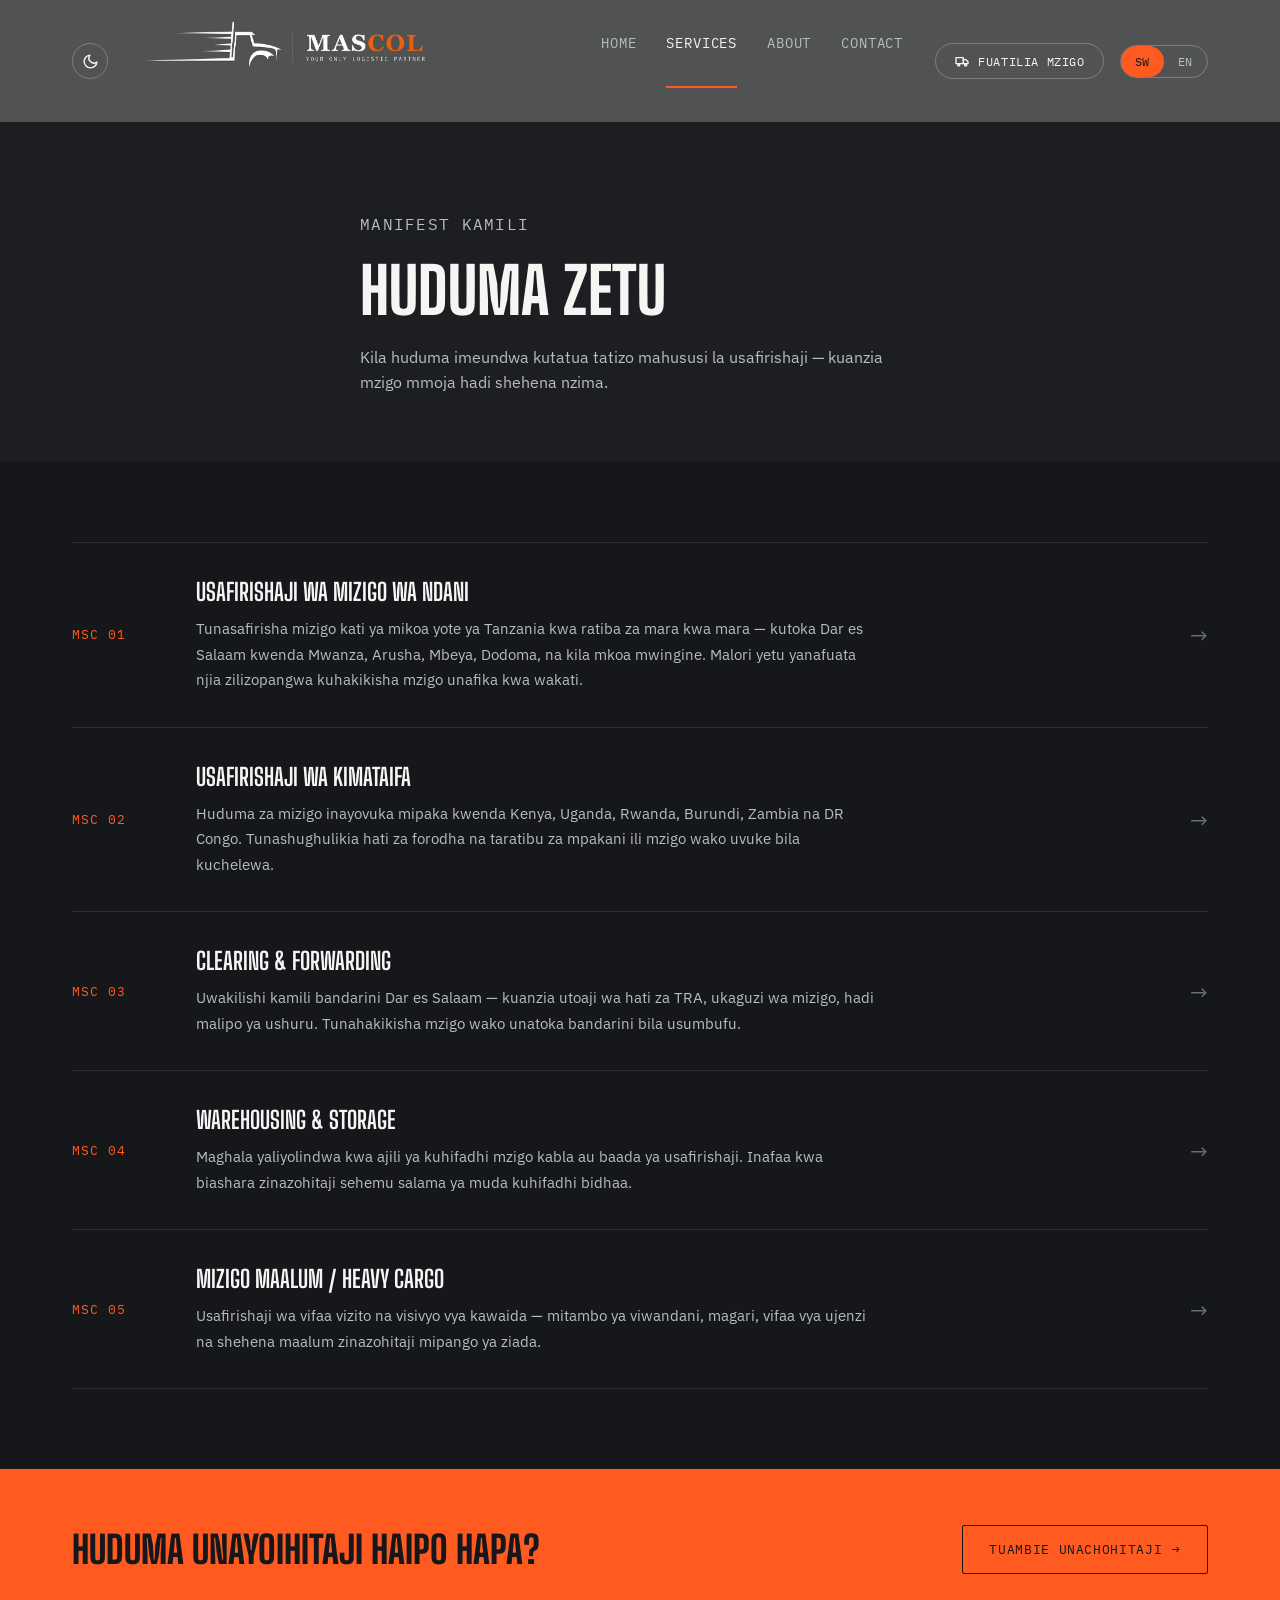
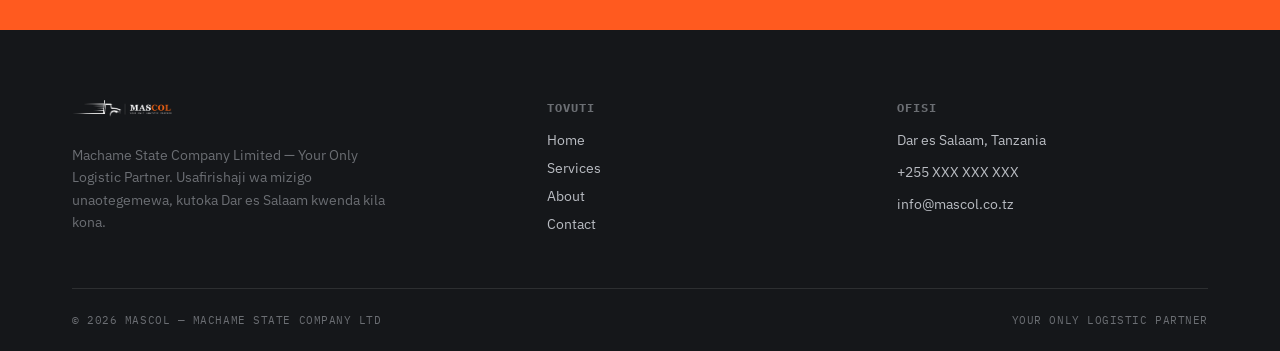
<file: services.html>
<!DOCTYPE html>
<html lang="sw">
<head>
<meta charset="UTF-8">
<meta name="viewport" content="width=device-width, initial-scale=1.0">
<title>Huduma — MASCOL</title>
<meta name="description" content="Huduma za MASCOL: Usafirishaji wa Ndani, Kimataifa, Clearing & Forwarding, Warehousing, na Mizigo Maalum.">
<link rel="preconnect" href="https://fonts.googleapis.com">
<link href="https://fonts.googleapis.com/css2?family=Big+Shoulders+Display:wght@700;800;900&family=IBM+Plex+Sans:wght@400;500;600;700&family=IBM+Plex+Mono:wght@400;500&display=swap" rel="stylesheet">
<link rel="stylesheet" href="css/style.css">
</head>
<body>

<header class="site-header">
  <div class="wrap">
        <button class="theme-toggle" id="themeToggle" aria-label="Badilisha mwonekano (dark/light)">
        <svg class="icon-moon" viewBox="0 0 24 24" fill="none" stroke-width="2" stroke-linecap="round" stroke-linejoin="round"><path d="M21 12.8A9 9 0 1 1 11.2 3 7 7 0 0 0 21 12.8z"/></svg>
        <svg class="icon-sun" viewBox="0 0 24 24" fill="none" stroke-width="2" stroke-linecap="round" stroke-linejoin="round"><circle cx="12" cy="12" r="4"/><path d="M12 2v2M12 20v2M4.9 4.9l1.4 1.4M17.7 17.7l1.4 1.4M2 12h2M20 12h2M4.9 19.1l1.4-1.4M17.7 6.3l1.4-1.4"/></svg>
      </button>

    <a href="index.html" class="brand">
      <img src="assets/logo-full-lockup.png" alt="MASCOL - Your Only Logistic Partner" class="brand-logo logo-dark">
      <img src="assets/logo-full-lockup-dark.png" alt="MASCOL - Your Only Logistic Partner" class="brand-logo logo-light">
    </a>
    <nav class="main-nav" id="mainNav">
      <a href="index.html" data-i18n-en="Home">Home</a>
      <a href="services.html" class="active" data-i18n-en="Services">Services</a>
      <a href="about.html" data-i18n-en="About">About</a>
      <a href="contact.html" data-i18n-en="Contact">Contact</a>
    </nav>
    <div class="header-right">
      <a href="contact.html" class="track-btn">
        <svg viewBox="0 0 24 24" fill="none" stroke-width="2" stroke-linecap="round" stroke-linejoin="round"><path d="M3 7h11v9H3z"/><path d="M14 10h4l3 3v3h-7z"/><circle cx="7" cy="18" r="1.6"/><circle cx="17.5" cy="18" r="1.6"/></svg>
        <span class="label" data-i18n-en="Track Shipment">Fuatilia Mzigo</span>
      </a>
      <div class="lang-switch">
        <button class="lang-btn" data-lang="sw">SW</button>
        <button class="lang-btn" data-lang="en">EN</button>
      </div>
      <button class="nav-toggle" id="navToggle" aria-label="Fungua menu">
        <span></span><span></span><span></span>
      </button>
    </div>
  </div>
</header>

<section class="page-header with-image">
  <img src="assets/fleet/container.jpg" alt="MASCOL cargo container">
  <div class="wrap">
    <p class="eyebrow" data-i18n-en="Full Manifest">Manifest Kamili</p>
    <h1 data-i18n-en="Our Services">Huduma Zetu</h1>
    <p data-i18n-en="Each service is built to solve one specific transport need — from a single parcel to a full shipment.">Kila huduma imeundwa kutatua tatizo mahususi la usafirishaji — kuanzia mzigo mmoja hadi shehena nzima.</p>
  </div>
</section>

<section>
  <div class="wrap">
    <div class="manifest on-light">

      <div class="manifest-row reveal">
        <div class="manifest-code">MSC&nbsp;01</div>
        <div class="manifest-body">
          <h3 data-i18n-en="Domestic Freight">Usafirishaji wa Mizigo wa Ndani</h3>
          <p data-i18n-en="We move cargo between all of Tanzania's regions on regular schedules — from Dar es Salaam to Mwanza, Arusha, Mbeya, Dodoma and every other region. Our trucks follow planned routes to make sure your cargo arrives on time.">Tunasafirisha mizigo kati ya mikoa yote ya Tanzania kwa ratiba za mara kwa mara — kutoka Dar es Salaam kwenda Mwanza, Arusha, Mbeya, Dodoma, na kila mkoa mwingine. Malori yetu yanafuata njia zilizopangwa kuhakikisha mzigo unafika kwa wakati.</p>
        </div>
        <div class="manifest-arrow">→</div>
      </div>

      <div class="manifest-row reveal">
        <div class="manifest-code">MSC&nbsp;02</div>
        <div class="manifest-body">
          <h3 data-i18n-en="International Freight">Usafirishaji wa Kimataifa</h3>
          <p data-i18n-en="Cross-border cargo services to Kenya, Uganda, Rwanda, Burundi, Zambia and DR Congo. We handle customs documentation and border procedures so your cargo crosses without delay.">Huduma za mizigo inayovuka mipaka kwenda Kenya, Uganda, Rwanda, Burundi, Zambia na DR Congo. Tunashughulikia hati za forodha na taratibu za mpakani ili mzigo wako uvuke bila kuchelewa.</p>
        </div>
        <div class="manifest-arrow">→</div>
      </div>

      <div class="manifest-row reveal">
        <div class="manifest-code">MSC&nbsp;03</div>
        <div class="manifest-body">
          <h3>Clearing & Forwarding</h3>
          <p data-i18n-en="Full representation at the Dar es Salaam port — from TRA documentation and cargo inspection to duty payments. We make sure your cargo clears the port without hassle.">Uwakilishi kamili bandarini Dar es Salaam — kuanzia utoaji wa hati za TRA, ukaguzi wa mizigo, hadi malipo ya ushuru. Tunahakikisha mzigo wako unatoka bandarini bila usumbufu.</p>
        </div>
        <div class="manifest-arrow">→</div>
      </div>

      <div class="manifest-row reveal">
        <div class="manifest-code">MSC&nbsp;04</div>
        <div class="manifest-body">
          <h3>Warehousing & Storage</h3>
          <p data-i18n-en="Protected warehouses for storing cargo before or after transport. Ideal for businesses that need a safe, temporary place to hold stock.">Maghala yaliyolindwa kwa ajili ya kuhifadhi mzigo kabla au baada ya usafirishaji. Inafaa kwa biashara zinazohitaji sehemu salama ya muda kuhifadhi bidhaa.</p>
        </div>
        <div class="manifest-arrow">→</div>
      </div>

      <div class="manifest-row reveal">
        <div class="manifest-code">MSC&nbsp;05</div>
        <div class="manifest-body">
          <h3 data-i18n-en="Special / Heavy Cargo">Mizigo Maalum / Heavy Cargo</h3>
          <p data-i18n-en="Transport for heavy and out-of-gauge equipment — industrial machinery, vehicles, construction materials and special shipments that need extra planning.">Usafirishaji wa vifaa vizito na visivyo vya kawaida — mitambo ya viwandani, magari, vifaa vya ujenzi na shehena maalum zinazohitaji mipango ya ziada.</p>
        </div>
        <div class="manifest-arrow">→</div>
      </div>

    </div>
  </div>
</section>

<section class="cta-band">
  <div class="wrap">
    <h2 data-i18n-en="Need a service not listed here?">Huduma unayoihitaji haipo hapa?</h2>
    <a href="contact.html" class="btn btn-outline"><span data-i18n-en="Tell Us What You Need">Tuambie Unachohitaji</span> →</a>
  </div>
</section>

<footer class="site-footer">
  <div class="wrap">
    <div class="footer-grid">
      <div class="footer-brand">
        <img src="assets/logo-full-lockup.png" alt="MASCOL - Your Only Logistic Partner" class="brand-logo logo-dark"><img src="assets/logo-full-lockup-dark.png" alt="MASCOL - Your Only Logistic Partner" class="brand-logo logo-light">
        <p data-i18n-en="Machame State Company Limited — Your Only Logistic Partner. Reliable cargo transport, from Dar es Salaam to every corner.">Machame State Company Limited — Your Only Logistic Partner. Usafirishaji wa mizigo unaotegemewa, kutoka Dar es Salaam kwenda kila kona.</p>
      </div>
      <div class="footer-col">
        <h4 data-i18n-en="Site">Tovuti</h4>
        <a href="index.html" data-i18n-en="Home">Home</a>
        <a href="services.html" data-i18n-en="Services">Services</a>
        <a href="about.html" data-i18n-en="About">About</a>
        <a href="contact.html" data-i18n-en="Contact">Contact</a>
      </div>
      <div class="footer-col">
        <h4 data-i18n-en="Office">Ofisi</h4>
        <p>Dar es Salaam, Tanzania</p>
        <p>+255 XXX XXX XXX</p>
        <p>info@mascol.co.tz</p>
      </div>
    </div>
    <div class="tear-line on-dark"></div>
    <div class="footer-bottom">
      <span>© <span class="year"></span> MASCOL — MACHAME STATE COMPANY LTD</span>
      <span>YOUR ONLY LOGISTIC PARTNER</span>
    </div>
  </div>
</footer>

<script src="js/script.js"></script>
</body>
</html>
</file>
<file: css/style.css>
/* =========================================================
   MASCOL — Machame State Company Limited
   Stylesheet
   ========================================================= */

:root{
  --ink: #15171a;
  --ink-soft: #1c1e22;
  --header-grey: #515353;
  --line: #2a2d31;
  --line-on-dark: rgba(255,255,255,0.1);
  --steel: #b9bcc2;
  --steel-dark: #6b6e73;
  --white: #f5f5f4;
  --orange: #ff5a1f;
  --orange-dark: #d9440f;

  --font-display: 'Big Shoulders Display', sans-serif;
  --font-body: 'IBM Plex Sans', sans-serif;
  --font-mono: 'IBM Plex Mono', monospace;

  color-scheme: dark;
  transition: background-color .25s ease, color .25s ease;
}

/* ---------- Light mode ---------- */
html[data-theme="light"]{
  color-scheme: light;
  --ink: #f6f5f2;
  --ink-soft: #ffffff;
  --header-grey: #ffffff;
  --line: #e4e1da;
  --line-on-dark: rgba(21,23,26,0.1);
  --steel: #4b4d52;
  --steel-dark: #8a8d92;
  --white: #15171a;
  --orange: #e04c17;
  --orange-dark: #b53a10;
}
html[data-theme="light"] .site-header{
  border-bottom: 1px solid var(--line);
}
html[data-theme="light"] .track-btn{ border-color: rgba(21,23,26,0.2); }
html[data-theme="light"] .track-btn svg{ stroke: var(--white); }
html[data-theme="light"] .lang-switch{ border-color: rgba(21,23,26,0.2); }
html[data-theme="light"] .btn-outline{ border-color: rgba(21,23,26,0.3); }
html[data-theme="light"] .icon-card{ box-shadow: 0 1px 3px rgba(21,23,26,0.06); }
html[data-theme="light"] .cta-band h2,
html[data-theme="light"] .cta-band .btn-outline{ color: #fff; }
html[data-theme="light"] .cta-band .btn-outline{ border-color:#fff; }
html[data-theme="light"] .cta-band .btn-outline:hover{ background:#fff; color: var(--orange); }

/* ---------- Theme toggle button ---------- */
.theme-toggle{
  display:flex; align-items:center; justify-content:center;
  width: 36px; height: 36px;
  border-radius: 999px;
  border: 1px solid rgba(255,255,255,0.25);
  background: transparent;
  cursor:pointer;
  transition: border-color .2s ease, background .2s ease;
  flex-shrink:0;
}
.theme-toggle:hover{ border-color: var(--orange); }
.theme-toggle svg{ width:17px; height:17px; stroke: var(--white); }
.theme-toggle .icon-moon{ display:block; }
.theme-toggle .icon-sun{ display:none; }
html[data-theme="light"] .theme-toggle .icon-moon{ display:none; }
html[data-theme="light"] .theme-toggle .icon-sun{ display:block; }
html[data-theme="light"] .theme-toggle{ border-color: rgba(21,23,26,0.2); }

*,*::before,*::after{ box-sizing: border-box; }
html{ scroll-behavior: smooth; }
body{
  margin:0;
  background: var(--ink);
  color: var(--white);
  font-family: var(--font-body);
  -webkit-font-smoothing: antialiased;
}
img{ max-width:100%; display:block; }
a{ color:inherit; text-decoration:none; }
.wrap{
  max-width: 1200px;
  margin: 0 auto;
  padding: 0 32px;
}
@media (max-width: 700px){ .wrap{ padding: 0 20px; } }

@media (prefers-reduced-motion: reduce){
  *{ animation-duration: 0.01ms !important; animation-iteration-count: 1 !important; transition-duration: 0.01ms !important; scroll-behavior: auto !important; }
}

:focus-visible{
  outline: 2px solid var(--orange);
  outline-offset: 3px;
}

/* ---------- Header ---------- */
.site-header{
  background: var(--header-grey);
  position: sticky;
  top: 0;
  z-index: 100;
}
.site-header .wrap{
  display:flex;
  align-items:center;
  gap: 32px;
  height: 122px;
}
.brand{
  display:flex;
  align-items:center;
  gap: 12px;
  margin-right: auto;
  min-width:0;
  flex-shrink:1;
}
.brand-logo{ max-height: 80px; width:auto; max-width: 100%; display:block; }
.logo-light{ display:none; }
html[data-theme="light"] .logo-dark{ display:none; }
html[data-theme="light"] .logo-light{ display:block; }
.footer-brand img.logo-light{ display:none; }
html[data-theme="light"] .footer-brand img.logo-dark{ display:none; }
html[data-theme="light"] .footer-brand img.logo-light{ display:block; }
.brand-text-wrap{
  display:flex;
  flex-direction:column;
  line-height:1;
  gap: 4px;
}
.brand-text{
  font-family: var(--font-display);
  font-weight: 800;
  font-size: 24px;
  letter-spacing: 0.02em;
  color: var(--white);
}
.brand-text span{ color: var(--orange); }
.brand-slogan{
  font-family: var(--font-mono);
  font-size: 9px;
  letter-spacing: 0.12em;
  text-transform: uppercase;
  color: var(--steel);
}

.main-nav{
  display:flex;
  align-items:center;
  gap: 30px;
}
.main-nav a{
  font-family: var(--font-mono);
  font-size: 14px;
  letter-spacing: 0.06em;
  text-transform: uppercase;
  color: var(--steel);
  padding-bottom: 34px;
  border-bottom: 2px solid transparent;
  transition: color .2s ease, border-color .2s ease;
}
.main-nav a:hover{ color: var(--white); }
.main-nav a.active{ color: var(--white); border-color: var(--orange); }

.header-right{ display:flex; align-items:center; gap: 16px; }
.track-btn{
  display:flex; align-items:center; gap:8px;
  border: 1px solid rgba(255,255,255,0.25);
  border-radius: 999px;
  padding: 9px 18px;
  font-family: var(--font-mono);
  font-size: 12px;
  letter-spacing: 0.05em;
  text-transform: uppercase;
  color: var(--white);
  transition: border-color .2s ease, background .2s ease;
}
.track-btn:hover{ border-color: var(--orange); background: rgba(255,90,31,0.08); }
.track-btn svg{ width:16px; height:16px; stroke: var(--white); flex-shrink:0; }

.lang-switch{
  display:flex; align-items:center;
  border: 1px solid rgba(255,255,255,0.25);
  border-radius: 999px;
  overflow:hidden;
}
.lang-btn{
  font-family: var(--font-mono);
  font-size: 12px;
  letter-spacing: 0.05em;
  border:none;
  background: transparent;
  color: var(--steel);
  padding: 8px 14px;
  cursor:pointer;
  transition: background .2s ease, color .2s ease;
}
.lang-btn.active{ background: var(--orange); color: var(--ink); border-radius:999px; }

.nav-toggle{
  display:none;
  flex-direction:column;
  justify-content:center;
  gap:5px;
  width: 34px; height: 34px;
  background:none;
  border:none;
  cursor:pointer;
}
.nav-toggle span{
  display:block;
  height:2px;
  background: var(--white);
  border-radius: 2px;
}

@media (max-width: 900px){
  .main-nav{
    position:absolute;
    top: 76px; left:0; right:0;
    background: var(--header-grey);
    flex-direction:column;
    align-items:flex-start;
    padding: 10px 20px 20px;
    gap: 4px;
    display:none;
  }
  .main-nav.open{ display:flex; }
  .main-nav a{ padding: 10px 0; border-bottom:none; width:100%; }
  .track-btn .label{ display:none; }
  .nav-toggle{ display:flex; }
  .site-header .wrap{ height: 76px; gap: 12px; }
  .brand-logo{ max-height: 44px; }
}

/* ---------- Hero ---------- */
.hero{
  position:relative;
  padding: 90px 0 70px;
  background:
    radial-gradient(1200px 500px at 85% -10%, rgba(255,90,31,0.18), transparent 60%),
    var(--ink);
  overflow:hidden;
}
.hero .eyebrow{
  font-family: var(--font-mono);
  font-size: 13px;
  letter-spacing: 0.08em;
  text-transform:uppercase;
  color: var(--orange);
  display:flex;
  align-items:center;
  gap:10px;
  margin: 0 0 18px;
}
.hero .eyebrow .eyebrow-white{ color: var(--white); }
.hero .eyebrow::before{
  content:"";
  width: 26px; height: 2px;
  background: var(--orange);
  display:inline-block;
}
.hero h1{
  font-family: var(--font-display);
  font-weight: 800;
  font-size: clamp(44px, 7vw, 84px);
  line-height: 0.95;
  text-transform:uppercase;
  margin: 0 0 24px;
  letter-spacing: 0.01em;
}
.hero h1 .accent{ color: var(--orange); }
.hero .lede{
  color: var(--steel);
  font-size: 17px;
  line-height: 1.6;
  max-width: 540px;
  margin: 0 0 36px;
}

.btn-row{ display:flex; gap:14px; flex-wrap:wrap; margin-bottom: 60px; }
.btn{
  display:inline-flex; align-items:center; gap:10px;
  font-family: var(--font-mono);
  font-size: 13px;
  letter-spacing: 0.05em;
  text-transform:uppercase;
  padding: 15px 26px;
  border-radius: 2px;
  transition: transform .15s ease, background .2s ease, border-color .2s ease;
}
.btn-primary{ background: var(--orange); color: var(--ink); font-weight:600; }
.btn-primary:hover{ background: var(--orange-dark); transform: translateY(-2px); }
.btn-outline{ border: 1px solid rgba(255,255,255,0.3); color: var(--white); }
.btn-outline:hover{ border-color: var(--orange); color: var(--orange); }

.route-map{ max-width: 900px; }
.route-track{ width:100%; }
.route-line-svg{ width:100%; height:60px; display:block; }
.route-path{ fill:none; stroke: rgba(255,255,255,0.18); stroke-width:2; }
.route-progress{
  fill:none; stroke: var(--orange); stroke-width:2;
  stroke-dasharray: 900;
  stroke-dashoffset: 900;
  animation: draw-route 2.6s 0.3s ease forwards;
}
@keyframes draw-route{ to{ stroke-dashoffset: 210; } }
.route-labels{
  display:flex; justify-content:space-between; flex-wrap:wrap; gap:10px;
  font-family: var(--font-mono);
  font-size: 12px;
  letter-spacing: 0.06em;
  text-transform:uppercase;
  color: var(--steel-dark);
  margin-top: 6px;
}
.route-labels .origin{ color: var(--orange); }

.route-truck{
  filter: drop-shadow(0 2px 4px rgba(0,0,0,0.4));
}
.route-truck rect{ fill: var(--orange); }
.route-truck path{ fill: var(--orange-dark); }
.route-truck .window{ fill: rgba(255,255,255,0.55); }
.route-truck circle{ fill: var(--ink); stroke: var(--steel-dark); stroke-width: 0.6; }
html[data-theme="light"] .route-truck circle{ fill: #2a2d31; }

/* ---------- Section basics ---------- */
section{ padding: 80px 0; }
.section-on-ink{ background: var(--ink-soft); }
.section-head{ max-width: 640px; margin-bottom: 48px; }
.eyebrow{
  font-family: var(--font-mono);
  font-size: 13px;
  letter-spacing: 0.08em;
  text-transform:uppercase;
  color: var(--orange);
  margin: 0 0 14px;
}
.section-head h2{
  font-family: var(--font-display);
  font-weight: 800;
  text-transform:uppercase;
  font-size: clamp(28px, 4vw, 44px);
  line-height: 1.05;
  margin: 0 0 14px;
}
.section-head p{ color: var(--steel); font-size:16px; line-height:1.6; }

.tear-line{ height:1px; background: var(--line); }
.tear-line.on-dark{ background: var(--line-on-dark); }

/* ---------- Fleet showcase (single-slide carousel) ---------- */
.fleet-scroll-wrap{ position:relative; }
.fleet-viewport{
  overflow:hidden;
  border-radius:16px;
}
.fleet-track{
  display:flex;
  transition: transform .55s cubic-bezier(.2,.8,.2,1);
  will-change: transform;
}
.fleet-item{
  position:relative;
  overflow:hidden;
  flex:0 0 100%;
  aspect-ratio: 2.35 / 1;
  max-height:520px;
  background: var(--ink-soft);
}
.fleet-item img{
  width:100%;
  height:100%;
  object-fit:cover;
  display:block;
}
.fleet-item::after{
  content:'';
  position:absolute; inset:0;
  background: linear-gradient(180deg, rgba(0,0,0,0) 45%, rgba(0,0,0,0.82) 100%);
  pointer-events:none;
}
.fleet-caption{
  position:absolute; left:0; right:0; bottom:0;
  z-index:2;
  padding:0 40px 32px;
}
.fleet-caption .tag{
  display:inline-block;
  background: var(--orange);
  color: var(--ink);
  font-family: var(--font-mono);
  font-weight:700;
  font-size:13px;
  letter-spacing:0.06em;
  text-transform:uppercase;
  padding:7px 13px;
  border-radius:3px;
  margin-bottom:14px;
}
.fleet-caption p{
  margin:0;
  color: var(--white);
  font-family: var(--font-display);
  font-weight:800;
  text-transform:uppercase;
  font-size: clamp(22px, 3.4vw, 34px);
  line-height:1.12;
  letter-spacing:0.01em;
  text-shadow: 0 2px 12px rgba(0,0,0,0.4);
  max-width:640px;
}
.fleet-arrow{
  position:absolute; top:50%; transform:translateY(-50%);
  width:48px; height:48px;
  border-radius:50%;
  display:flex; align-items:center; justify-content:center;
  background: rgba(21,23,26,0.6);
  backdrop-filter: blur(6px);
  border:1px solid rgba(255,255,255,0.22);
  color:#fff; cursor:pointer;
  z-index:5;
  transition: background .2s ease, border-color .2s ease, color .2s ease, transform .2s ease;
}
.fleet-arrow svg{ width:20px; height:20px; }
.fleet-arrow:hover{ background: var(--orange); border-color: var(--orange); color: var(--ink); transform: translateY(-50%) scale(1.06); }
.fleet-arrow.prev{ left:14px; }
.fleet-arrow.next{ right:14px; }
html[data-theme="light"] .fleet-arrow{ background: rgba(255,255,255,0.8); color: var(--ink); border-color: rgba(21,23,26,0.15); }
.fleet-dots{
  display:flex; justify-content:center; gap:8px;
  margin-top:18px;
}
.fleet-dot{
  width:8px; height:8px; border-radius:50%;
  background: var(--line);
  border:none; cursor:pointer; padding:0;
  transition: background .2s ease, transform .2s ease, width .2s ease;
}
.fleet-dot.active{ background: var(--orange); width:22px; border-radius:4px; }
@media (max-width: 900px){
  .fleet-item{ aspect-ratio: 4 / 3; max-height:420px; }
  .fleet-caption{ padding:0 20px 20px; }
  .fleet-caption .tag{ font-size:11px; padding:6px 10px; margin-bottom:10px; }
  .fleet-caption p{ font-size: clamp(18px, 5.5vw, 24px); }
  .fleet-arrow{ width:40px; height:40px; }
  .fleet-arrow svg{ width:17px; height:17px; }
}

/* ---------- Stats ---------- */
.stats{
  display:grid;
  grid-template-columns: repeat(4, 1fr);
  gap: 24px;
  text-align:center;
}
.stat .num{
  font-family: var(--font-display);
  font-weight: 800;
  font-size: clamp(36px, 5vw, 56px);
  color: var(--orange);
  line-height:1;
  margin-bottom: 10px;
}
.stat .label{
  font-family: var(--font-mono);
  font-size: 12px;
  letter-spacing: 0.05em;
  text-transform:uppercase;
  color: var(--steel);
}
@media (max-width: 700px){ .stats{ grid-template-columns: repeat(2, 1fr); gap: 36px 20px; } }

/* ---------- Icon card grid (services teaser) ---------- */
.icon-card-grid{
  display:grid;
  grid-template-columns: repeat(3, 1fr);
  gap: 18px;
}
.icon-card{
  background: var(--ink-soft);
  border: 1px solid var(--line);
  border-radius: 4px;
  padding: 28px;
  display:flex; flex-direction:column;
  transition: border-color .2s ease, transform .2s ease;
}
.icon-card:hover{ border-color: var(--orange); transform: translateY(-4px); }
.icon-wrap{
  width: 44px; height: 44px;
  border-radius: 4px;
  background: rgba(255,90,31,0.12);
  display:flex; align-items:center; justify-content:center;
  margin-bottom: 22px;
}
.icon-wrap svg{ width:22px; height:22px; stroke: var(--orange); }
.icon-card .code{
  font-family: var(--font-mono);
  font-size: 11px;
  letter-spacing: 0.08em;
  color: var(--steel-dark);
  margin-bottom: 8px;
}
.icon-card h3{
  font-family: var(--font-display);
  font-weight:700;
  font-size: 22px;
  text-transform:uppercase;
  margin: 0 0 10px;
}
.icon-card p{ color: var(--steel); font-size:14px; line-height:1.6; margin:0 0 18px; flex-grow:1; }
.icon-card .go{
  font-family: var(--font-mono);
  font-size: 12px;
  letter-spacing: 0.05em;
  text-transform:uppercase;
  color: var(--orange);
}
@media (max-width: 900px){ .icon-card-grid{ grid-template-columns: 1fr 1fr; } }
@media (max-width: 600px){ .icon-card-grid{ grid-template-columns: 1fr; } }

/* ---------- Card grid (why mascol) ---------- */
.card-grid{
  display:grid;
  grid-template-columns: repeat(3, 1fr);
  gap: 24px;
}
.card{
  border-top: 2px solid var(--orange);
  padding-top: 24px;
}
.card-num{
  font-family: var(--font-mono);
  font-size: 13px;
  color: var(--steel-dark);
  margin-bottom: 14px;
}
.card h3{
  font-family: var(--font-display);
  font-weight:700;
  font-size: 22px;
  text-transform:uppercase;
  margin: 0 0 10px;
}
.card p{ color: var(--steel); font-size:14px; line-height:1.6; margin:0; }
@media (max-width: 800px){ .card-grid{ grid-template-columns: 1fr; } }

/* ---------- CTA band ---------- */
.cta-band{
  background: var(--orange);
  padding: 56px 0;
}
.cta-band .wrap{
  display:flex; align-items:center; justify-content:space-between; flex-wrap:wrap; gap:20px;
}
.cta-band h2{
  font-family: var(--font-display);
  font-weight:800;
  text-transform:uppercase;
  font-size: clamp(26px, 3.4vw, 38px);
  color: var(--ink);
  margin:0;
}
.cta-band .btn-outline{
  border-color: var(--ink);
  color: var(--ink);
}
.cta-band .btn-outline:hover{ background: var(--ink); color: var(--orange); border-color: var(--ink); }

/* ---------- Footer ---------- */
.site-footer{ padding: 70px 0 0; }
.footer-grid{
  display:grid;
  grid-template-columns: 1.4fr 1fr 1fr;
  gap: 40px;
  padding-bottom: 40px;
}
.footer-brand img{ height: 28px; margin-bottom: 16px; }
.footer-brand p{ color: var(--steel-dark); font-size: 14px; line-height:1.6; max-width: 320px; }
.footer-col h4{
  font-family: var(--font-mono);
  font-size: 12px;
  letter-spacing: 0.08em;
  text-transform:uppercase;
  color: var(--steel-dark);
  margin: 0 0 16px;
}
.footer-col a, .footer-col p{
  display:block;
  color: var(--steel);
  font-size: 14px;
  margin-bottom: 10px;
}
.footer-col a:hover{ color: var(--orange); }
.footer-bottom{
  display:flex; justify-content:space-between; flex-wrap:wrap; gap:10px;
  padding: 24px 0;
  font-family: var(--font-mono);
  font-size: 11px;
  letter-spacing: 0.05em;
  text-transform:uppercase;
  color: var(--steel-dark);
}
@media (max-width: 800px){ .footer-grid{ grid-template-columns: 1fr; } }

/* ---------- Page header (inner pages) ---------- */
.page-header{
  padding: 70px 0 60px;
  background: var(--ink-soft);
  position:relative;
}
.page-header h1{
  font-family: var(--font-display);
  font-weight:800;
  text-transform:uppercase;
  font-size: clamp(38px, 6vw, 64px);
  margin: 10px 0 16px;
}
.page-header p{ color: var(--steel); max-width: 560px; font-size:16px; line-height:1.6; }
.page-header.with-image{
  min-height: 340px;
  display:flex; align-items:flex-end;
  padding-bottom: 50px;
}
.page-header.with-image img{
  position:absolute; inset:0; width:100%; height:100%; object-fit:cover; z-index:-2;
}
.page-header.with-image::after{
  content:"";
  position:absolute; inset:0;
  background: linear-gradient(0deg, var(--ink) 5%, rgba(21,23,26,0.55) 60%, rgba(21,23,26,0.25));
  z-index:-1;
}

/* ---------- About page ---------- */
.about-grid{
  display:grid;
  grid-template-columns: 1fr 1fr;
  gap: 60px;
}
.about-grid p{ color: var(--steel); font-size:15px; line-height:1.75; margin: 0 0 16px; }
@media (max-width: 850px){ .about-grid{ grid-template-columns: 1fr; gap: 40px; } }

.about-photo-split{
  display:grid;
  grid-template-columns: 0.9fr 1.1fr;
  gap: 48px;
  align-items:center;
}
.about-photo-split img{ border-radius: 4px; width:100%; height:100%; object-fit:cover; }
@media (max-width: 850px){ .about-photo-split{ grid-template-columns: 1fr; } }

.value-list{ display:flex; flex-direction:column; }
.value-row{
  display:grid;
  grid-template-columns: 90px 1fr;
  gap: 24px;
  padding: 28px 0;
  border-top: 1px solid var(--line-on-dark);
}
.value-row:last-child{ border-bottom: 1px solid var(--line-on-dark); }
.value-row .idx{
  font-family: var(--font-display);
  font-weight:800;
  font-size: 34px;
  color: var(--orange);
}
.value-row h3{
  font-family: var(--font-display);
  font-weight:700;
  text-transform:uppercase;
  font-size: 22px;
  margin: 0 0 8px;
}
.value-row p{ color: var(--steel); font-size:15px; margin:0; max-width: 560px; }

/* ---------- Services page (manifest) ---------- */
.manifest.on-light{ display:flex; flex-direction:column; }
.manifest-row{
  display:grid;
  grid-template-columns: 100px 1fr 44px;
  align-items:center;
  gap: 24px;
  padding: 34px 0;
  border-top: 1px solid var(--line-on-dark);
  transition: background .2s ease;
}
.manifest-row:last-child{ border-bottom: 1px solid var(--line-on-dark); }
.manifest-row:hover{ background: rgba(255,255,255,0.02); }
.manifest-code{
  font-family: var(--font-mono);
  font-size: 13px;
  letter-spacing: 0.08em;
  color: var(--orange);
}
.manifest-body h3{
  font-family: var(--font-display);
  font-weight:700;
  text-transform:uppercase;
  font-size: 24px;
  margin: 0 0 10px;
}
.manifest-body p{ color: var(--steel); font-size:15px; line-height:1.7; margin:0; max-width: 680px; }
.manifest-arrow{
  font-size: 22px;
  color: var(--steel-dark);
  text-align:right;
  transition: transform .2s ease, color .2s ease;
}
.manifest-row:hover .manifest-arrow{ transform: translateX(6px); color: var(--orange); }
@media (max-width: 700px){
  .manifest-row{ grid-template-columns: 1fr; gap:10px; }
  .manifest-arrow{ display:none; }
}

/* ---------- Contact page ---------- */
.contact-grid{
  display:grid;
  grid-template-columns: 0.8fr 1.2fr;
  gap: 50px;
}
.contact-card{
  background: var(--ink-soft);
  border: 1px solid var(--line);
  border-radius: 4px;
  padding: 32px;
  height: fit-content;
}
.contact-item{ padding: 16px 0; border-bottom: 1px solid var(--line-on-dark); }
.contact-item:last-child{ border-bottom:none; padding-bottom:0; }
.contact-item .label{
  font-family: var(--font-mono);
  font-size: 11px;
  letter-spacing: 0.08em;
  text-transform:uppercase;
  color: var(--steel-dark);
  margin-bottom: 6px;
}
.contact-item .value{ font-size: 15px; color: var(--white); }

form{ display:flex; flex-direction:column; gap: 20px; }
.form-field{ display:flex; flex-direction:column; gap:8px; }
.form-field label{
  font-family: var(--font-mono);
  font-size: 12px;
  letter-spacing: 0.05em;
  text-transform:uppercase;
  color: var(--steel);
}
.form-field input, .form-field textarea{
  background: var(--ink-soft);
  border: 1px solid var(--line);
  border-radius: 3px;
  padding: 13px 14px;
  color: var(--white);
  font-family: var(--font-body);
  font-size: 15px;
  transition: border-color .2s ease;
}
.form-field input:focus, .form-field textarea:focus{ border-color: var(--orange); outline:none; }
.form-field textarea{ min-height: 130px; resize: vertical; }
form .btn-primary{ align-self:flex-start; cursor:pointer; font-size:13px; }
@media (max-width: 800px){ .contact-grid{ grid-template-columns: 1fr; } }

/* ---------- Reveal on scroll ---------- */
.reveal{
  opacity: 0;
  transform: translateY(24px);
  transition: opacity .7s ease, transform .7s ease;
}
.reveal.is-visible{ opacity: 1; transform: translateY(0); }
</file>
